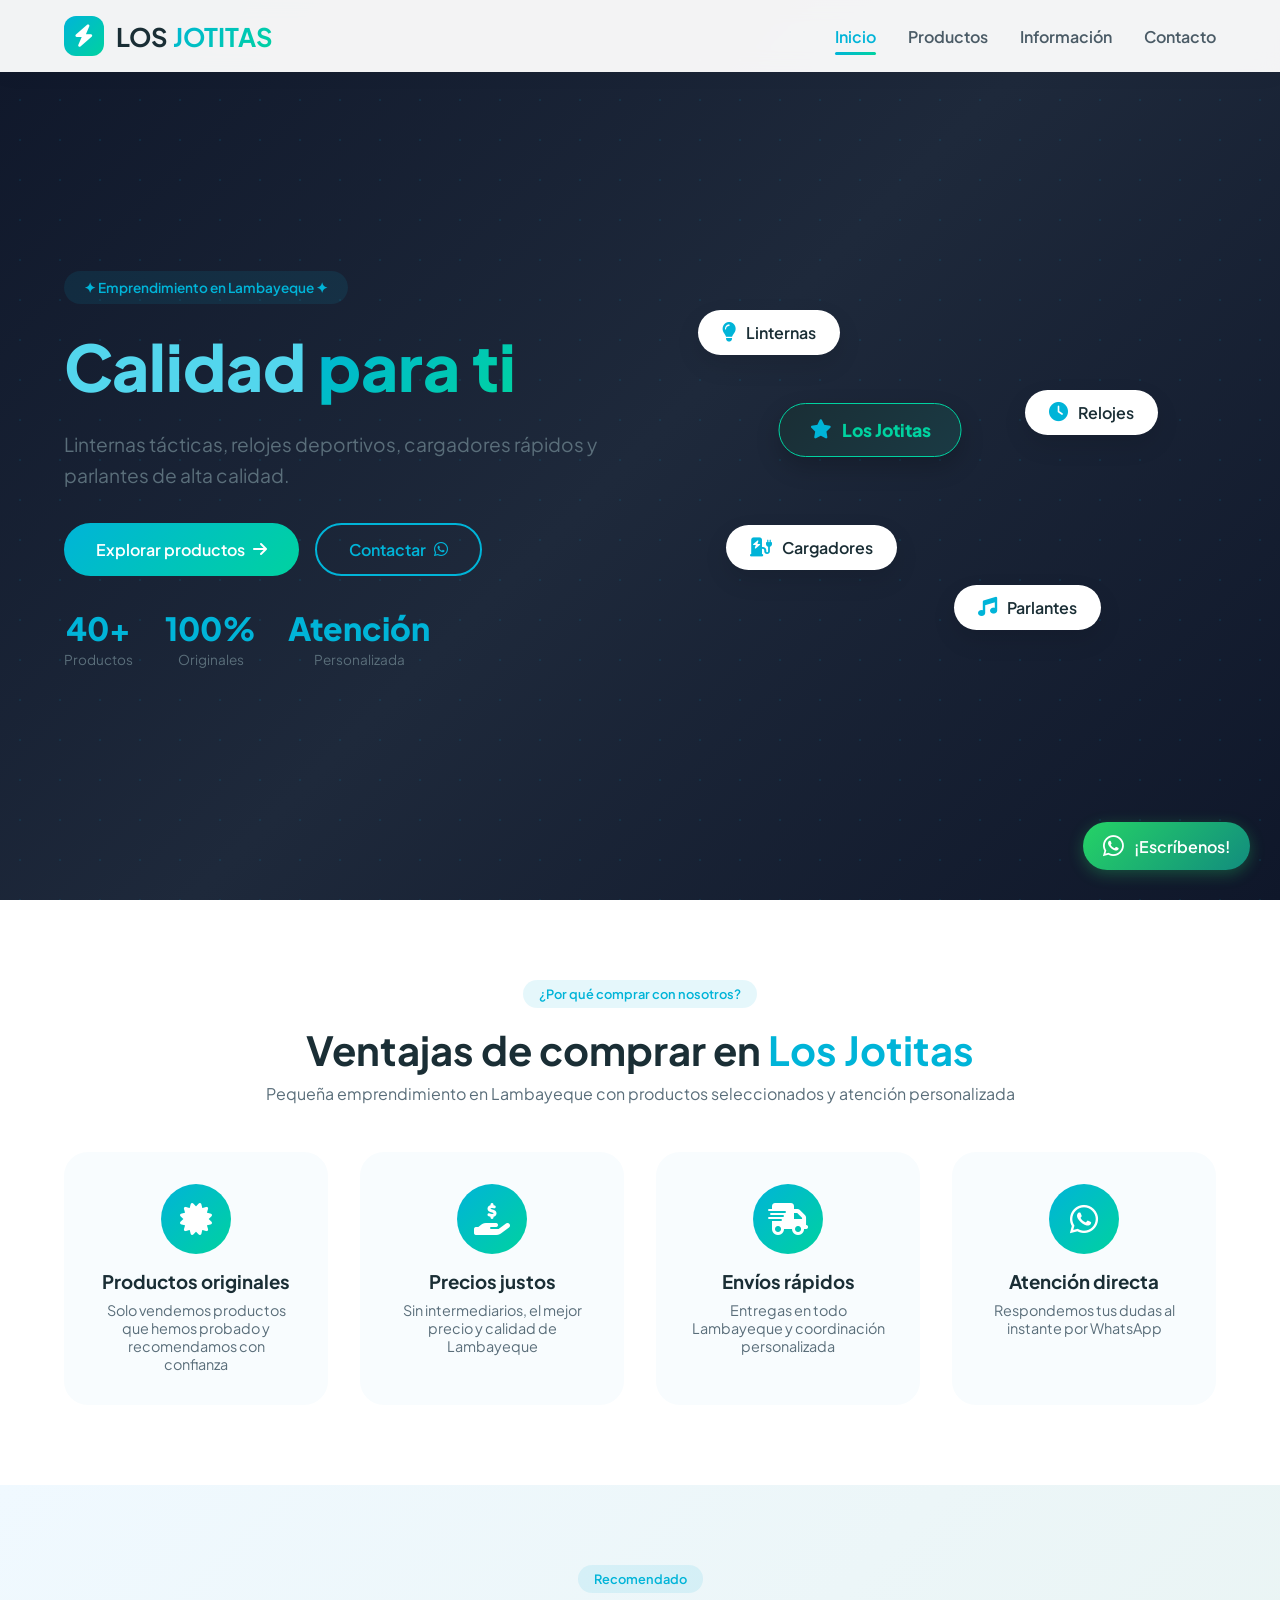
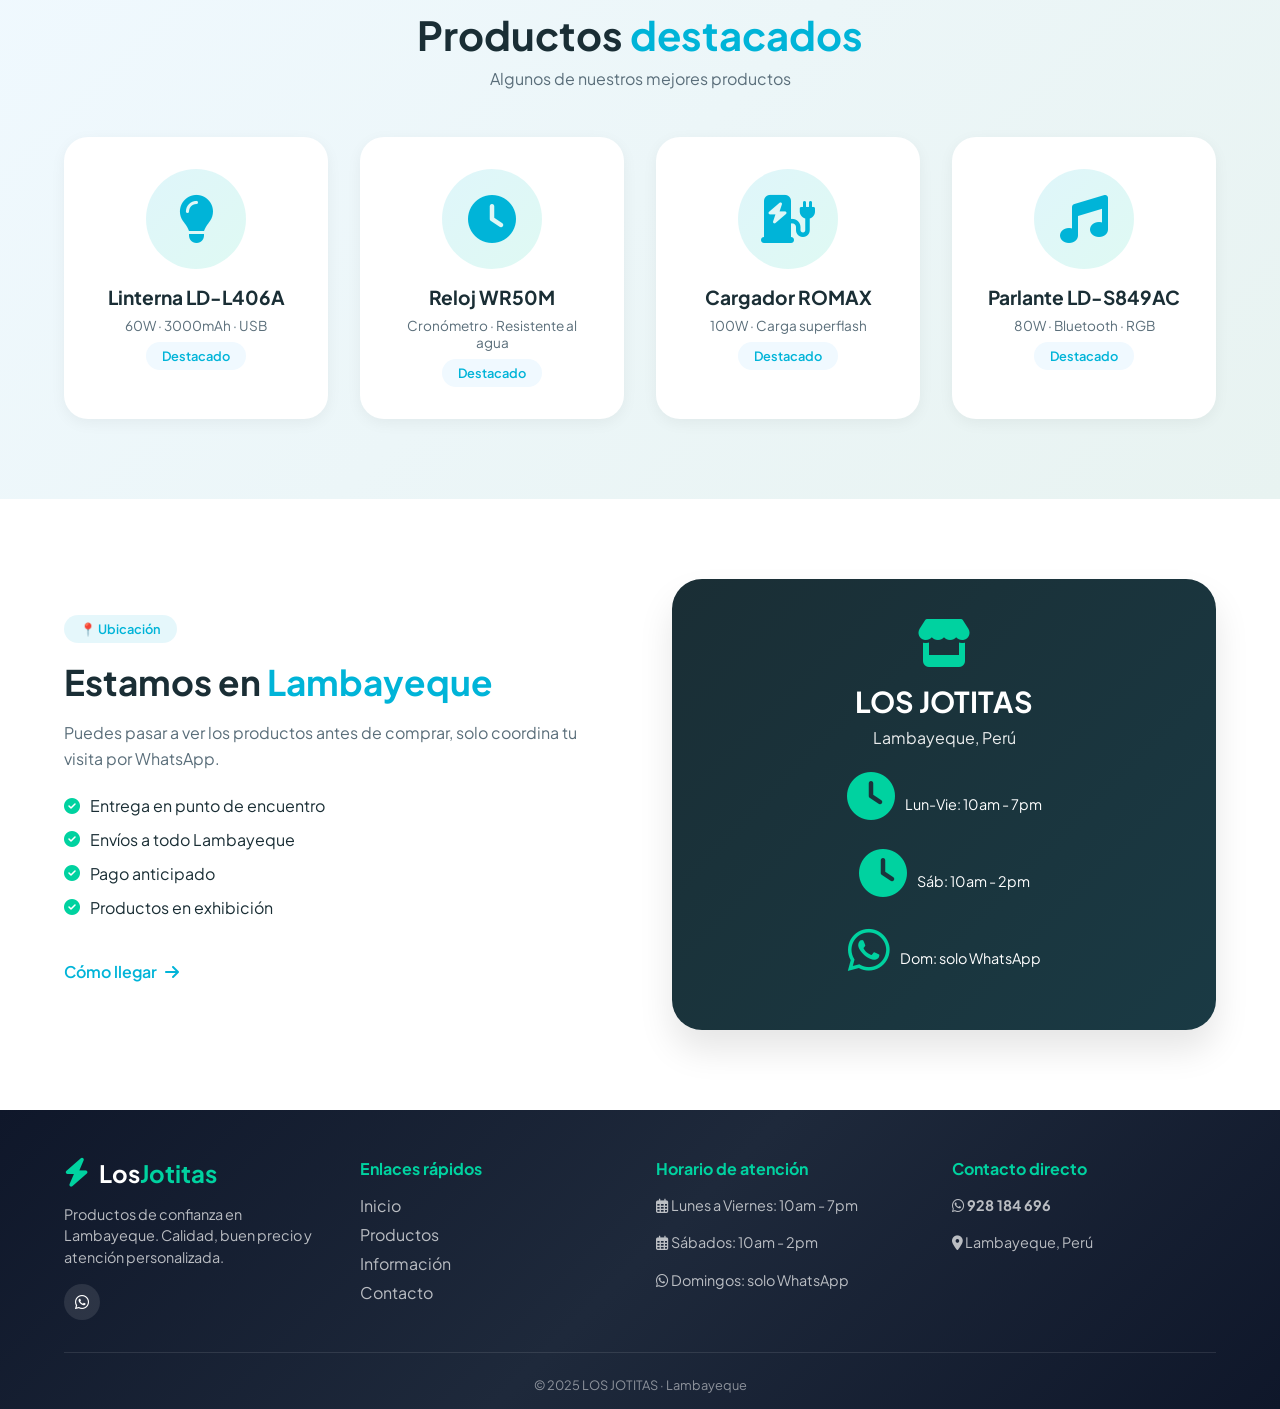
<file: index.html>
<!DOCTYPE html>
<html lang="es">
<head>
    <meta charset="UTF-8">
    <meta name="viewport" content="width=device-width, initial-scale=1.0, user-scalable=yes, viewport-fit=cover">
    <title>Los Jotitas</title>
    <link rel="stylesheet" href="./CSS/index.css">
    <link href="https://fonts.googleapis.com/css2?family=Plus+Jakarta+Sans:wght@300;400;500;600;700;800&display=swap" rel="stylesheet">
    <link rel="stylesheet" href="https://cdnjs.cloudflare.com/ajax/libs/font-awesome/6.4.0/css/all.min.css">
</head>
<body>
    <a href="https://wa.me/51928184696" class="whatsapp-float" target="_blank">
        <i class="fab fa-whatsapp"></i>
        <span>¡Escríbenos!</span>
    </a>

    <nav class="navbar">
        <div class="nav-container">
            <div class="logo">
                <div class="logo-icon">
                    <i class="fas fa-bolt"></i>
                </div>
                <span class="logo-text">LOS<span> JOTITAS</span></span>
            </div>
            <ul class="nav-links">
                <li><a href="index.html" class="active">Inicio</a></li>
                <li><a href="./HTML/productos.html">Productos</a></li>
                <li><a href="./HTML/informacion.html">Información</a></li>
                <li><a href="./HTML/contacto.html">Contacto</a></li>
            </ul>
            <div class="menu-toggle">
                <i class="fas fa-bars"></i>
            </div>
        </div>
    </nav>

    <main>
        <section class="hero">
            <div class="hero-particles"></div>
            <div class="hero-content">
                <div class="hero-badge">✦ Emprendimiento en Lambayeque ✦</div>
                <h1>Calidad <span class="gradient-text"> para ti</span></h1>
                <p>Linternas tácticas, relojes deportivos, cargadores rápidos y parlantes de alta calidad.</p>
                <div class="hero-buttons">
                    <a href="./HTML/productos.html" class="btn-primary">Explorar productos <i class="fas fa-arrow-right"></i></a>
                    <a href="./HTML/contacto.html" class="btn-outline">Contactar <i class="fab fa-whatsapp"></i></a>
                </div>
                <div class="hero-stats">
                    <div class="stat">
                        <span class="stat-number">40+</span>
                        <span class="stat-label">Productos</span>
                    </div>
                    <div class="stat">
                        <span class="stat-number">100%</span>
                        <span class="stat-label">Originales</span>
                    </div>
                    <div class="stat">
                        <span class="stat-number">Atención</span>
                        <span class="stat-label">Personalizada</span>
                    </div>
                </div>
            </div>
            <div class="hero-image">
                <div class="floating-card card1"><i class="fas fa-lightbulb"></i> Linternas</div>
                <div class="floating-card card2"><i class="fas fa-clock"></i> Relojes</div>
                <div class="floating-card card3"><i class="fas fa-charging-station"></i> Cargadores</div>
                <div class="floating-card card4"><i class="fas fa-music"></i> Parlantes</div>
                <div class="floating-card card5"><i class="fas fa-star"></i>Los Jotitas</div>
            </div>
        </section>

        <section class="features">
            <div class="container">
                <div class="section-header">
                    <span class="section-tag">¿Por qué comprar con nosotros?</span>
                    <h2>Ventajas de comprar en <span>Los Jotitas</span></h2>
                    <p>Pequeña emprendimiento en Lambayeque con productos seleccionados y atención personalizada</p>
                </div>
                <div class="features-grid">
                    <div class="feature-card">
                        <div class="feature-icon"><i class="fas fa-certificate"></i></div>
                        <h3>Productos originales</h3>
                        <p>Solo vendemos productos que hemos probado y recomendamos con confianza</p>
                    </div>
                    <div class="feature-card">
                        <div class="feature-icon"><i class="fas fa-hand-holding-usd"></i></div>
                        <h3>Precios justos</h3>
                        <p>Sin intermediarios, el mejor precio y calidad de Lambayeque</p>
                    </div>
                    <div class="feature-card">
                        <div class="feature-icon"><i class="fas fa-truck-fast"></i></div>
                        <h3>Envíos rápidos</h3>
                        <p>Entregas en todo Lambayeque y coordinación personalizada</p>
                    </div>
                    <div class="feature-card">
                        <div class="feature-icon"><i class="fab fa-whatsapp"></i></div>
                        <h3>Atención directa</h3>
                        <p>Respondemos tus dudas al instante por WhatsApp</p>
                    </div>
                </div>
            </div>
        </section>

        <section class="featured-products">
            <div class="container">
                <div class="section-header">
                    <span class="section-tag">Recomendado</span>
                    <h2>Productos <span>destacados</span></h2>
                    <p>Algunos de nuestros mejores productos</p>
                </div>
                <div class="products-scroll">
                    <div class="product-mini" data-delay="0">
                        <div class="product-mini-img"><i class="fas fa-lightbulb"></i></div>
                        <h4>Linterna LD-L406A</h4>
                        <p>60W · 3000mAh · USB</p>
                        <div class="price-tag">Destacado</div>
                    </div>
                    <div class="product-mini" data-delay="1">
                        <div class="product-mini-img"><i class="fas fa-clock"></i></div>
                        <h4>Reloj WR50M</h4>
                        <p>Cronómetro · Resistente al agua</p>
                        <div class="price-tag">Destacado</div>
                    </div>
                    <div class="product-mini" data-delay="2">
                        <div class="product-mini-img"><i class="fas fa-charging-station"></i></div>
                        <h4>Cargador ROMAX</h4>
                        <p>100W · Carga superflash</p>
                        <div class="price-tag">Destacado</div>
                    </div>
                    <div class="product-mini" data-delay="3">
                        <div class="product-mini-img"><i class="fas fa-music"></i></div>
                        <h4>Parlante LD-S849AC</h4>
                        <p>80W · Bluetooth · RGB</p>
                        <div class="price-tag">Destacado</div>
                    </div>
                </div>
            </div>
        </section>

        <section class="location">
            <div class="container">
                <div class="location-content">
                    <div class="location-text">
                        <span class="section-tag">📍 Ubicación</span>
                        <h2>Estamos en <span>Lambayeque</span></h2>
                        <p>Puedes pasar a ver los productos antes de comprar, solo coordina tu visita por WhatsApp.</p>
                        <ul>
                            <li><i class="fas fa-check-circle"></i> Entrega en punto de encuentro</li>
                            <li><i class="fas fa-check-circle"></i> Envíos a todo Lambayeque</li>
                            <li><i class="fas fa-check-circle"></i> Pago anticipado</li>
                            <li><i class="fas fa-check-circle"></i> Productos en exhibición</li>
                        </ul>
                        <a href="./HTML/contacto.html" class="btn-location">Cómo llegar <i class="fas fa-arrow-right"></i></a>
                    </div>
                    <div class="location-card">
                        <div class="location-card-inner">
                            <i class="fas fa-store"></i>
                            <h3>LOS JOTITAS</h3>
                            <p>Lambayeque, Perú</p>
                            <div class="location-hours">
                                <div class="hour-item"><i class="fas fa-clock"></i> Lun-Vie: 10am - 7pm</div>
                                <div class="hour-item"><i class="fas fa-clock"></i> Sáb: 10am - 2pm</div>
                                <div class="hour-item"><i class="fab fa-whatsapp"></i> Dom: solo WhatsApp</div>
                            </div>
                        </div>
                    </div>
                </div>
            </div>
        </section>
    </main>

    <footer>
        <div class="container">
            <div class="footer-content">
                <div class="footer-col">
                    <div class="footer-logo">
                        <i class="fas fa-bolt"></i>
                        <span>Los<span>Jotitas</span></span>
                    </div>
                    <p>Productos de confianza en Lambayeque. Calidad, buen precio y atención personalizada.</p>
                    <div class="social-icons">
                        <a href="#"><i class="fab fa-whatsapp"></i></a>
                    </div>
                </div>
                <div class="footer-col">
                    <h4>Enlaces rápidos</h4>
                    <ul>
                        <li><a href="index.html">Inicio</a></li>
                        <li><a href="./HTML/productos.html">Productos</a></li>
                        <li><a href="./HTML/informacion.html">Información</a></li>
                        <li><a href="./HTML/contacto.html">Contacto</a></li>
                    </ul>
                </div>
                <div class="footer-col">
                    <h4>Horario de atención</h4>
                    <p><i class="far fa-calendar-alt"></i> Lunes a Viernes: 10am - 7pm</p>
                    <p><i class="far fa-calendar-alt"></i> Sábados: 10am - 2pm</p>
                    <p><i class="fab fa-whatsapp"></i> Domingos: solo WhatsApp</p>
                </div>
                <div class="footer-col">
                    <h4>Contacto directo</h4>
                    <p><i class="fab fa-whatsapp"></i> <strong>928 184 696</strong></p>
                    <p><i class="fas fa-map-marker-alt"></i> Lambayeque, Perú</p>
                </div>
            </div>
            <div class="footer-bottom">
                <p>&copy; 2025 LOS JOTITAS · Lambayeque </i> </p>
            </div>
        </div>
    </footer>

    <script src="./JS/index.js"></script>
</body>
</html>
</file>
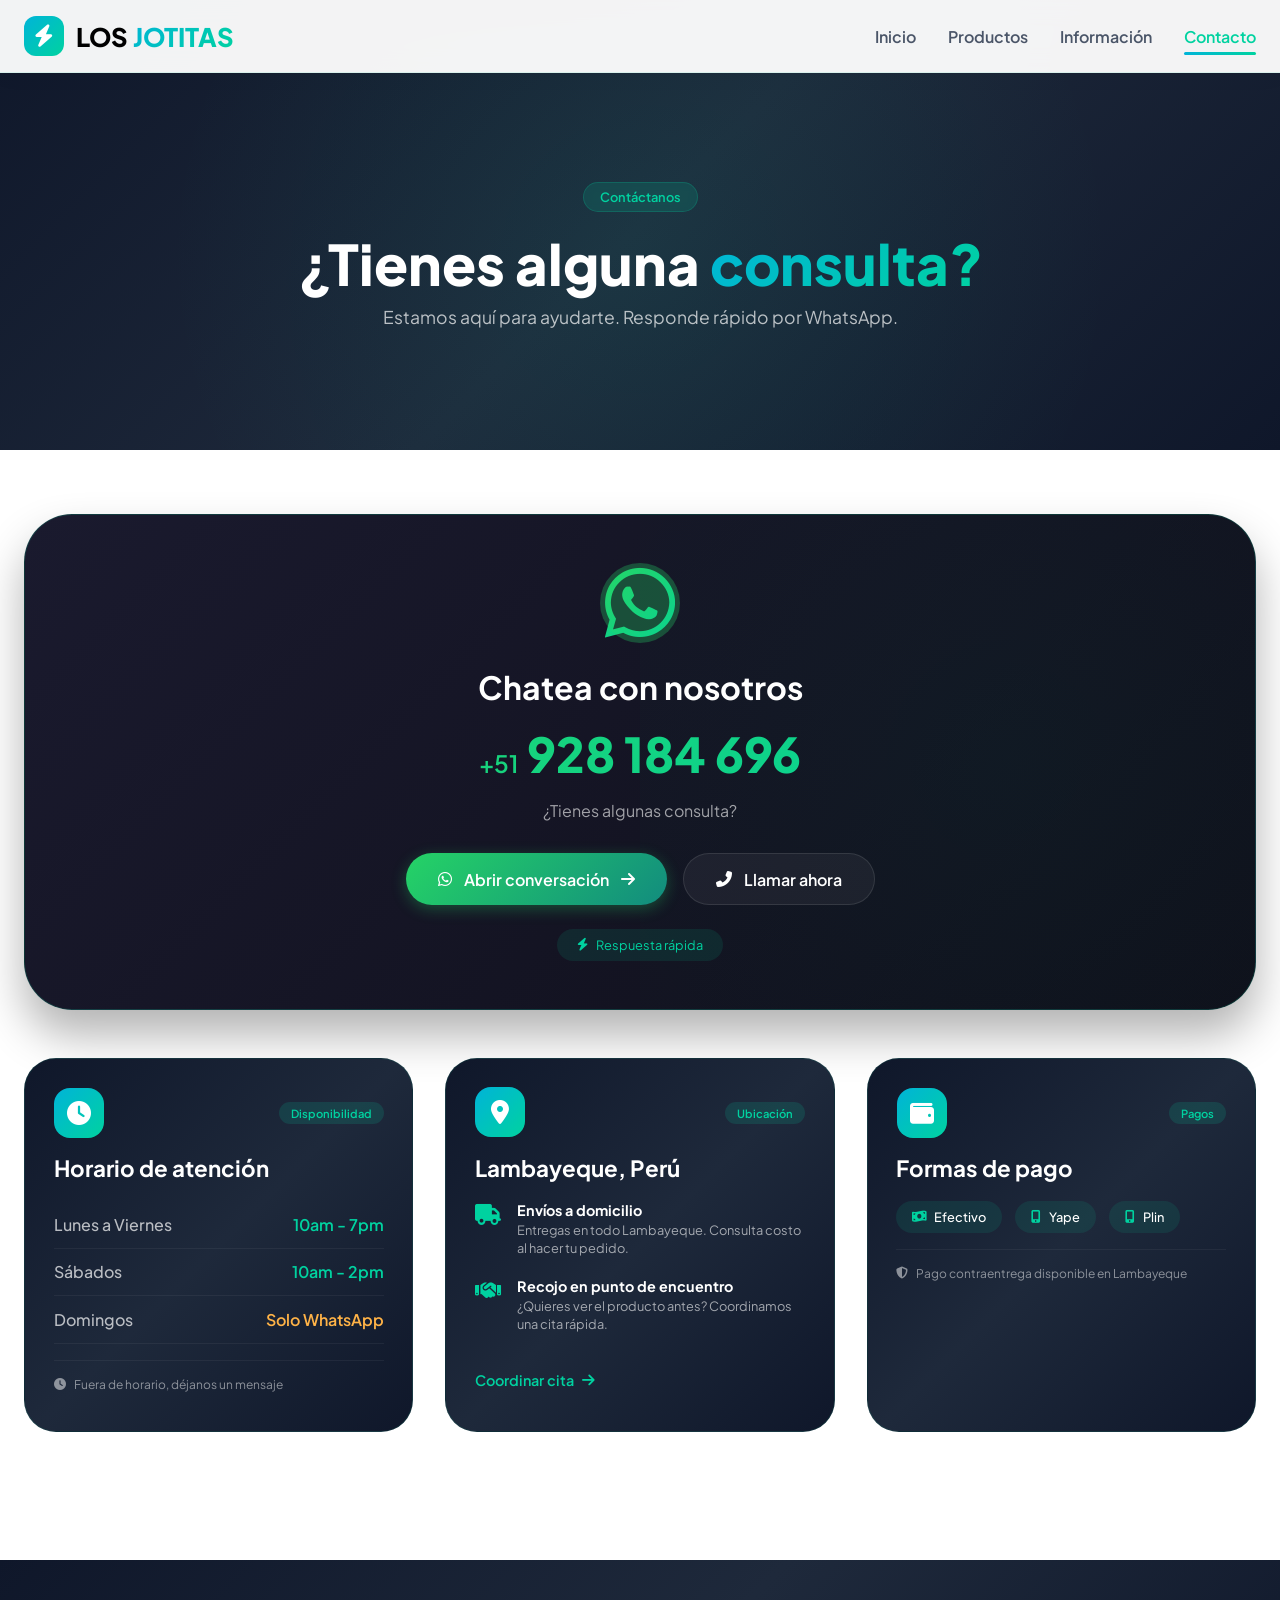
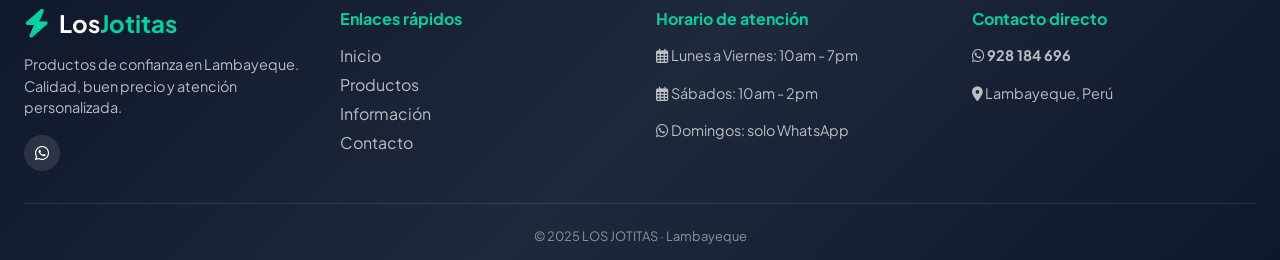
<file: HTML/contacto.html>
<!DOCTYPE html>
<html lang="es">
<head>
    <meta charset="UTF-8">
    <meta name="viewport" content="width=device-width, initial-scale=1.0, user-scalable=yes, viewport-fit=cover">
    <title>Contáctanos</title>
    <link rel="stylesheet" href="../CSS/contacto.css">
    <link href="https://fonts.googleapis.com/css2?family=Plus+Jakarta+Sans:wght@300;400;500;600;700;800&display=swap" rel="stylesheet">
    <link rel="stylesheet" href="https://cdnjs.cloudflare.com/ajax/libs/font-awesome/6.4.0/css/all.min.css">
</head>
<body>
    

    <nav class="navbar">
        <div class="nav-container">
            <div class="logo">
                <div class="logo-icon"><i class="fas fa-bolt"></i></div>
                <span class="logo-text">LOS<span> JOTITAS</span></span>
            </div>
            <ul class="nav-links">
                <li><a href="../index.html">Inicio</a></li>
                <li><a href="productos.html">Productos</a></li>
                <li><a href="informacion.html">Información</a></li>
                <li><a href="contacto.html" class="active">Contacto</a></li>
            </ul>
            <div class="menu-toggle"><i class="fas fa-bars"></i></div>
        </div>
    </nav>

    <main>
        <!-- Hero Section - Este te gusta -->
        <section class="contact-hero">
            <div class="contact-hero-bg"></div>
            <div class="contact-hero-content">
                <span class="hero-chip">Contáctanos</span>
                <h1>¿Tienes alguna <span class="gradient">consulta?</span></h1>
                <p>Estamos aquí para ayudarte. Responde rápido por WhatsApp.</p>
            </div>
        </section>

        <!-- SECCIÓN PRINCIPAL - Diseño impactante -->
        <section class="main-contact-section">
            <div class="container">
                <!-- Tarjeta Gigante de WhatsApp -->
                <div class="whatsapp-mega-card">
                    <div class="mega-card-bg"></div>
                    <div class="mega-card-content">
                        <div class="mega-icon">
                            <i class="fab fa-whatsapp"></i>
                            <div class="pulse-ring"></div>
                        </div>
                        <h2>Chatea con nosotros</h2>
                        <div class="mega-number">
                            <span class="country-code">+51</span> 928 184 696
                        </div>
                                    <p>¿Tienes algunas consulta?</p>
                        <div class="mega-buttons">
                            <a href="https://wa.me/51928184696" class="mega-btn primary" target="_blank">
                                <i class="fab fa-whatsapp"></i> Abrir conversación
                                <i class="fas fa-arrow-right"></i>
                            </a>
                            <a href="tel:+51928184696" class="mega-btn secondary">
                                <i class="fas fa-phone-alt"></i> Llamar ahora
                            </a>
                        </div>
                        <div class="response-badge">
                            <i class="fas fa-bolt"></i> Respuesta rápida
                        </div>
                    </div>
                </div>

                <!-- Grid de información adicional -->
                <div class="info-grid-modern">
                    <!-- Horario -->
                    <div class="info-modern-card">
                        <div class="card-header">
                            <div class="card-icon-gradient">
                                <i class="fas fa-clock"></i>
                            </div>
                            <span class="card-badge">Disponibilidad</span>
                        </div>
                        <h3>Horario de atención</h3>
                        <div class="schedule-modern">
                            <div class="schedule-line">
                                <span class="day">Lunes a Viernes</span>
                                <span class="time">10am - 7pm</span>
                            </div>
                            <div class="schedule-line">
                                <span class="day">Sábados</span>
                                <span class="time">10am - 2pm</span>
                            </div>
                            <div class="schedule-line sunday">
                                <span class="day">Domingos</span>
                                <span class="time">Solo WhatsApp</span>
                            </div>
                        </div>
                        <div class="card-footer-note">
                            <i class="fas fa-clock"></i> Fuera de horario, déjanos un mensaje
                        </div>
                    </div>

                    <!-- Ubicación -->
                    <div class="info-modern-card">
                        <div class="card-header">
                            <div class="card-icon-gradient">
                                <i class="fas fa-map-marker-alt"></i>
                            </div>
                            <span class="card-badge">Ubicación</span>
                        </div>
                        <h3>Lambayeque, Perú</h3>
                        <div class="location-details">
                            <div class="detail-item">
                                <i class="fas fa-truck"></i>
                                <div>
                                    <strong>Envíos a domicilio</strong>
                                    <p>Entregas en todo Lambayeque. Consulta costo al hacer tu pedido.</p>
                                </div>
                            </div>
                            <div class="detail-item">
                                <i class="fas fa-handshake"></i>
                                <div>
                                    <strong>Recojo en punto de encuentro</strong>
                                    <p>¿Quieres ver el producto antes? Coordinamos una cita rápida.</p>
                                </div>
                            </div>
                        </div>
                        <a href="https://wa.me/51928184696?text=Hola!%20Quisiera%20coordinar%20una%20cita%20para%20ver%20los%20productos" class="location-action" target="_blank">
                            Coordinar cita <i class="fas fa-arrow-right"></i>
                        </a>
                    </div>

                    <!-- Métodos de pago -->
                    <div class="info-modern-card">
                        <div class="card-header">
                            <div class="card-icon-gradient">
                                <i class="fas fa-wallet"></i>
                            </div>
                            <span class="card-badge">Pagos</span>
                        </div>
                        <h3>Formas de pago</h3>
                        <div class="payment-methods">
                            <div class="payment-item">
                                <i class="fas fa-money-bill-wave"></i>
                                <span>Efectivo</span>
                            </div>
                           
                            <div class="payment-item">
                                <i class="fas fa-mobile-alt"></i>
                                <span>Yape</span>
                            </div>
                            <div class="payment-item">
                                <i class="fas fa-mobile-alt"></i>
                                <span>Plin</span>
                            </div>
                        </div>
                        <div class="card-footer-note">
                            <i class="fas fa-shield-alt"></i> Pago contraentrega disponible en Lambayeque
                        </div>
                    </div>
                </div>

                
            </div>
        </section>
    </main>

    <footer>
        <div class="container">
            <div class="footer-content">
                <div class="footer-col">
                    <div class="footer-logo">
                        <i class="fas fa-bolt"></i>
                        <span>Los<span>Jotitas</span></span>
                    </div>
                    <p>Productos de confianza en Lambayeque. Calidad, buen precio y atención personalizada.</p>
                    <div class="social-icons">
                        <a href="#"><i class="fab fa-whatsapp"></i></a>
                    </div>
                </div>
                <div class="footer-col">
                    <h4>Enlaces rápidos</h4>
                    <ul>
                        <li><a href="../index.html">Inicio</a></li>
                        <li><a href="productos.html">Productos</a></li>
                        <li><a href="informacion.html">Información</a></li>
                        <li><a href="contacto.html">Contacto</a></li>
                    </ul>
                </div>
                <div class="footer-col">
                    <h4>Horario de atención</h4>
                    <p><i class="far fa-calendar-alt"></i> Lunes a Viernes: 10am - 7pm</p>
                    <p><i class="far fa-calendar-alt"></i> Sábados: 10am - 2pm</p>
                    <p><i class="fab fa-whatsapp"></i> Domingos: solo WhatsApp</p>
                </div>
                <div class="footer-col">
                    <h4>Contacto directo</h4>
                    <p><i class="fab fa-whatsapp"></i> <strong>928 184 696</strong></p>
                    <p><i class="fas fa-map-marker-alt"></i> Lambayeque, Perú</p>
                </div>
            </div>
            <div class="footer-bottom">
                <p>&copy; 2025 LOS JOTITAS · Lambayeque </i> </p>
            </div>
        </div>
    </footer>

    <script src="../JS/contacto.js"></script>
</body>
</html>
</file>
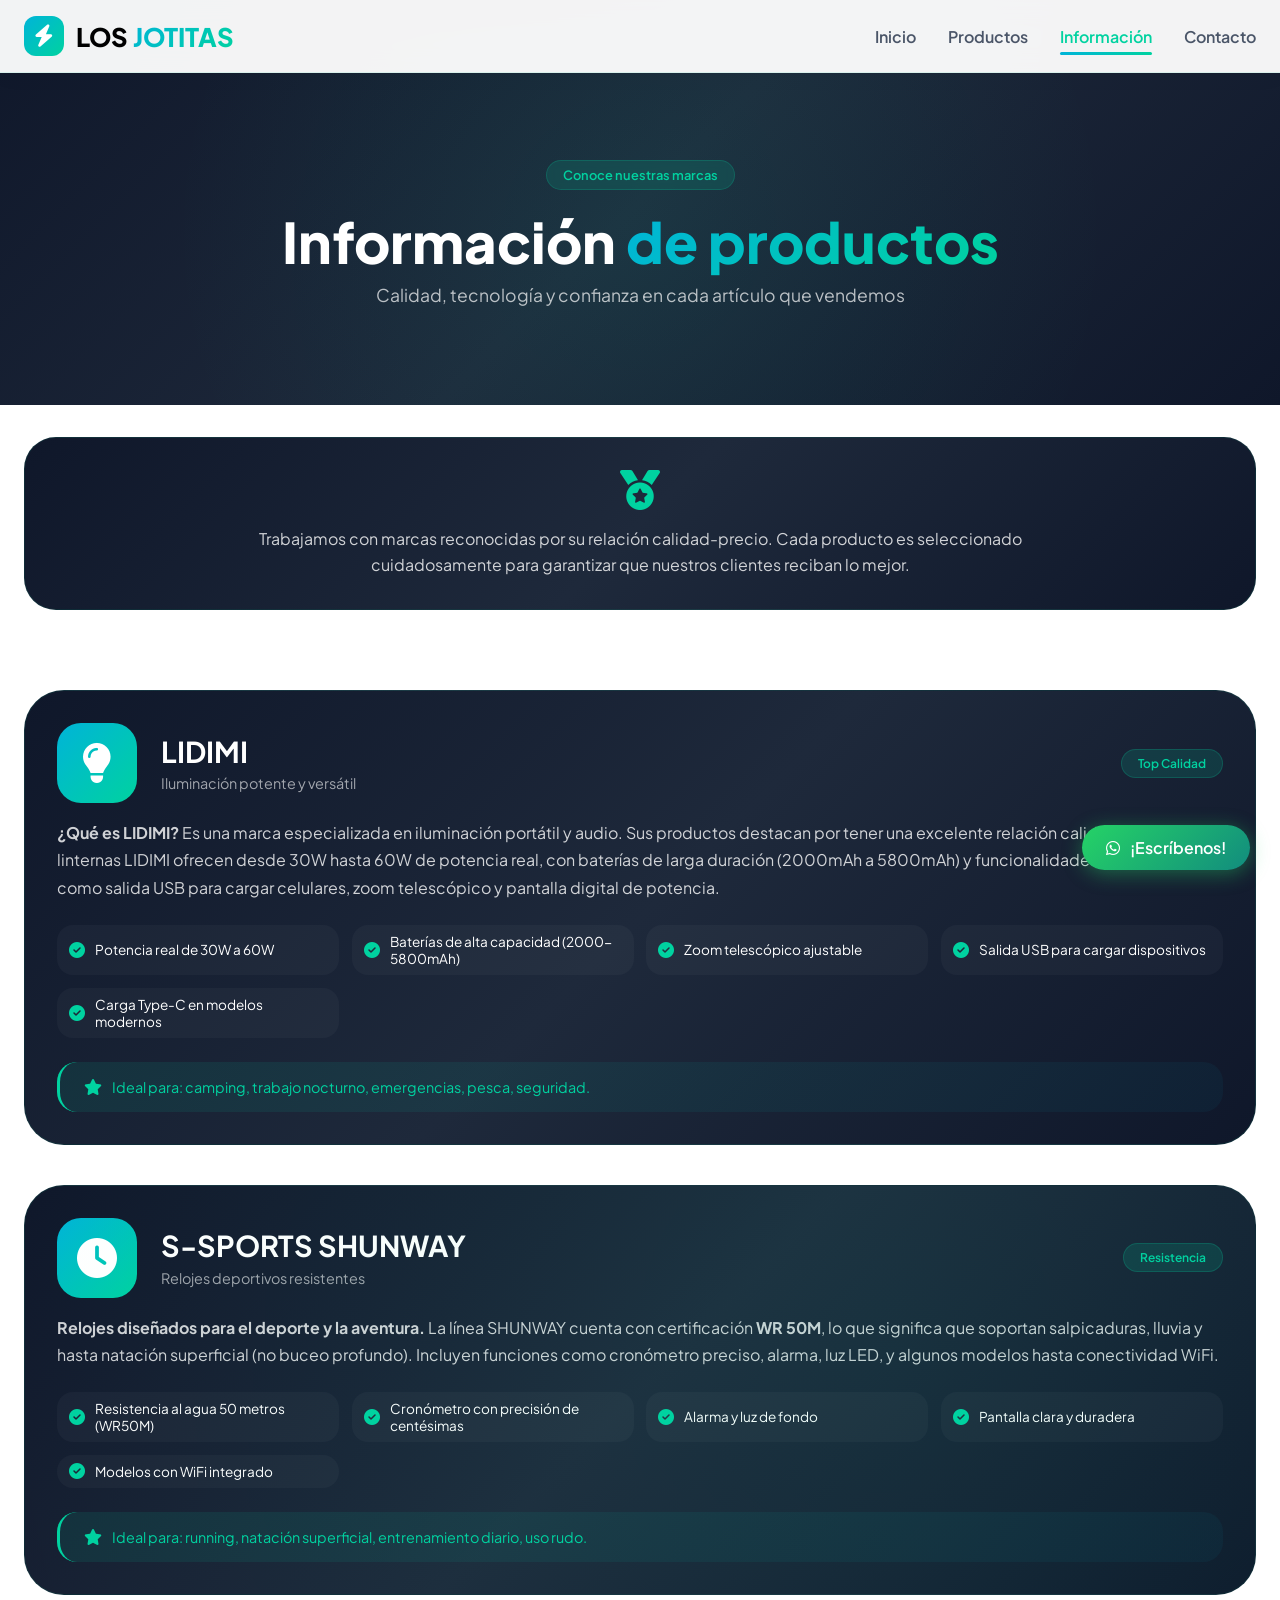
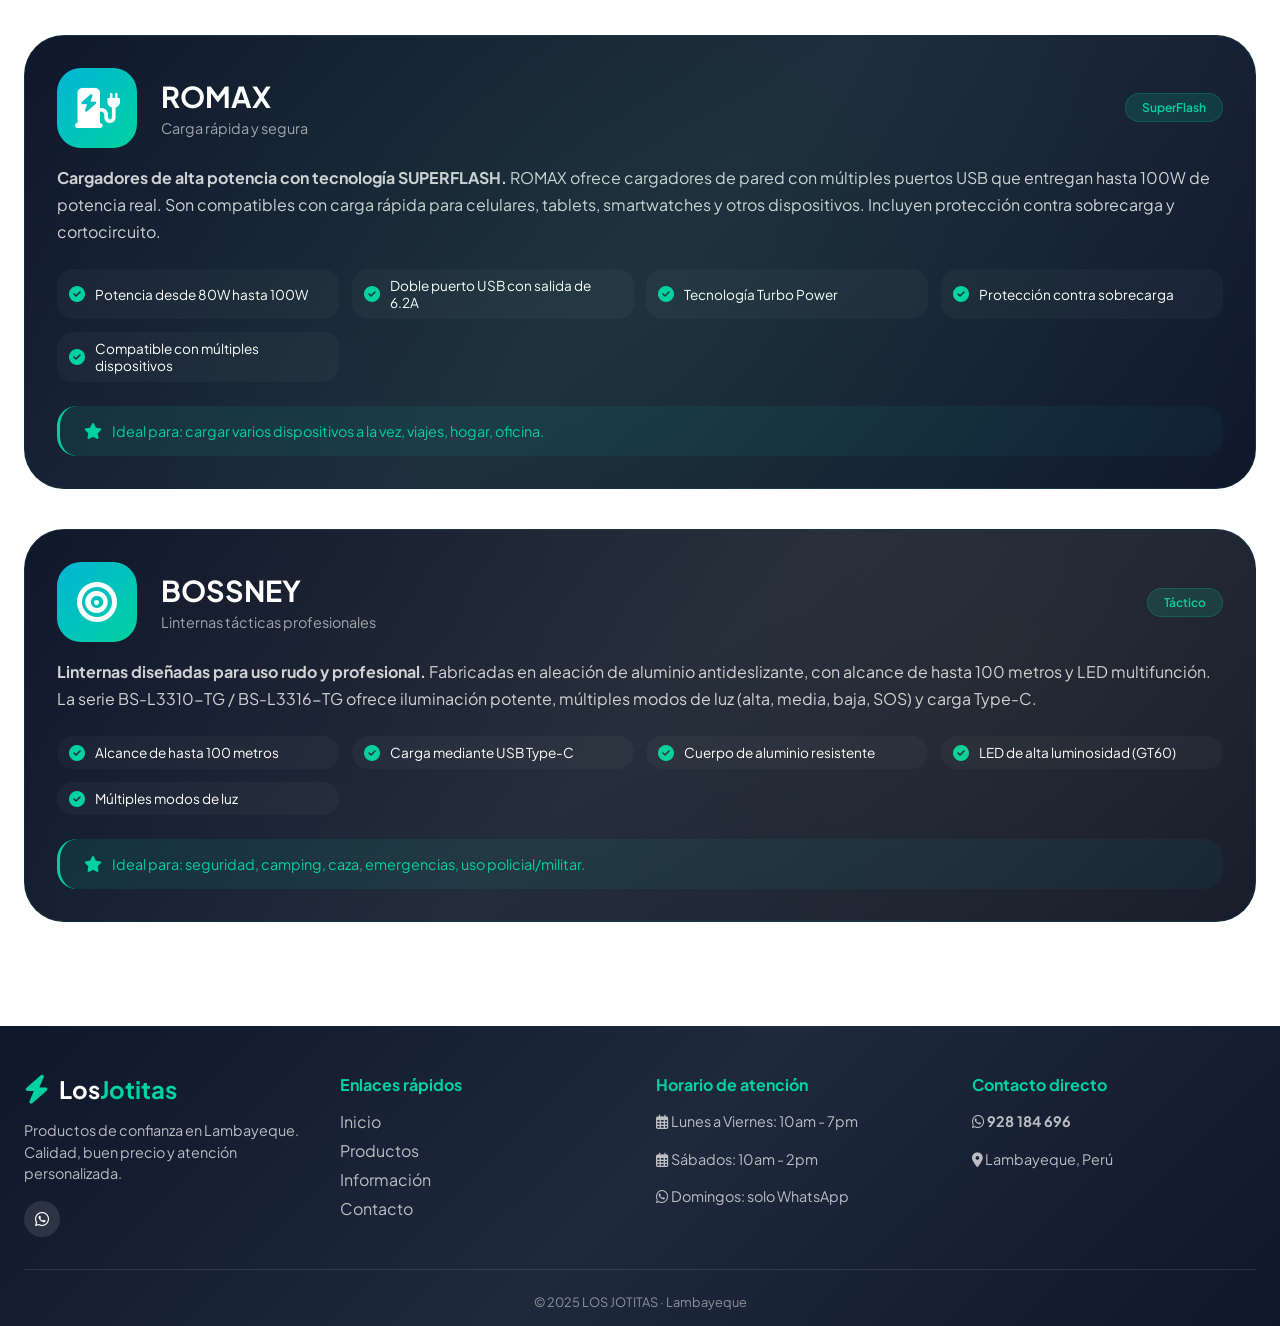
<file: HTML/informacion.html>
<!DOCTYPE html>
<html lang="es">
<head>
    <meta charset="UTF-8">
    <meta name="viewport" content="width=device-width, initial-scale=1.0, user-scalable=yes, viewport-fit=cover">
    <title>Información de Marcas</title>
    <link rel="stylesheet" href="../CSS/informacion.css">
    <link href="https://fonts.googleapis.com/css2?family=Plus+Jakarta+Sans:wght@300;400;500;600;700;800&display=swap" rel="stylesheet">
    <link rel="stylesheet" href="https://cdnjs.cloudflare.com/ajax/libs/font-awesome/6.4.0/css/all.min.css">
</head>
<body>
    <a href="https://wa.me/51928184696" class="whatsapp-float" target="_blank">
        <i class="fab fa-whatsapp"></i>
        <span>¡Escríbenos!</span>
    </a>

    <nav class="navbar">
        <div class="nav-container">
            <div class="logo">
                <div class="logo-icon"><i class="fas fa-bolt"></i></div>
                <span class="logo-text">LOS<span> JOTITAS</span></span>
            </div>
            <ul class="nav-links">
                <li><a href="../index.html">Inicio</a></li>
                <li><a href="productos.html">Productos</a></li>
                <li><a href="informacion.html" class="active">Información</a></li>
                <li><a href="contacto.html">Contacto</a></li>
            </ul>
            <div class="menu-toggle"><i class="fas fa-bars"></i></div>
        </div>
    </nav>

    <main>
        <!-- Hero Section -->
        <section class="info-hero">
            <div class="info-hero-bg"></div>
            <div class="info-hero-content">
                <span class="hero-chip"> Conoce nuestras marcas </span>
                <h1>Información <span class="gradient">de productos</span></h1>
                <p>Calidad, tecnología y confianza en cada artículo que vendemos</p>
            </div>
        </section>

        <!-- Introducción -->
        <section class="intro-section">
            <div class="container">
                <div class="intro-card">
                    <i class="fas fa-medal"></i>
                    <p>Trabajamos con marcas reconocidas por su relación calidad-precio. Cada producto es seleccionado cuidadosamente para garantizar que nuestros clientes reciban lo mejor.</p>
                </div>
            </div>
        </section>

        <!-- Marcas -->
        <section class="brands-section">
            <div class="container">
                <!-- LIDIMI -->
                <div class="brand-card">
                    <div class="brand-header">
                        <div class="brand-icon">
                            <i class="fas fa-lightbulb"></i>
                        </div>
                        <div class="brand-title">
                            <h2>LIDIMI</h2>
                            <span>Iluminación potente y versátil</span>
                        </div>
                        <div class="brand-badge">Top Calidad</div>
                    </div>
                    <div class="brand-content">
                        <p><strong>¿Qué es LIDIMI?</strong> Es una marca especializada en iluminación portátil y audio. Sus productos destacan por tener una excelente relación calidad-precio. Las linternas LIDIMI ofrecen desde 30W hasta 60W de potencia real, con baterías de larga duración (2000mAh a 5800mAh) y funcionalidades adicionales como salida USB para cargar celulares, zoom telescópico y pantalla digital de potencia.</p>
                        <div class="features-list">
                            <div class="feature-item"><i class="fas fa-check-circle"></i> Potencia real de 30W a 60W</div>
                            <div class="feature-item"><i class="fas fa-check-circle"></i> Baterías de alta capacidad (2000-5800mAh)</div>
                            <div class="feature-item"><i class="fas fa-check-circle"></i> Zoom telescópico ajustable</div>
                            <div class="feature-item"><i class="fas fa-check-circle"></i> Salida USB para cargar dispositivos</div>
                            <div class="feature-item"><i class="fas fa-check-circle"></i> Carga Type-C en modelos modernos</div>
                        </div>
                        <div class="brand-note">
                            <i class="fas fa-star"></i> Ideal para: camping, trabajo nocturno, emergencias, pesca, seguridad.
                        </div>
                    </div>
                </div>

                <!-- S-SPORTS SHUNWAY -->
                <div class="brand-card">
                    <div class="brand-glow" style="background: radial-gradient(circle at 70% 40%, rgba(0,210,160,0.15), transparent);"></div>
                    <div class="brand-header">
                        <div class="brand-icon">
                            <i class="fas fa-clock"></i>
                        </div>
                        <div class="brand-title">
                            <h2>S-SPORTS SHUNWAY</h2>
                            <span>Relojes deportivos resistentes</span>
                        </div>
                        <div class="brand-badge">Resistencia</div>
                    </div>
                    <div class="brand-content">
                        <p><strong>Relojes diseñados para el deporte y la aventura.</strong> La línea SHUNWAY cuenta con certificación <strong>WR 50M</strong>, lo que significa que soportan salpicaduras, lluvia y hasta natación superficial (no buceo profundo). Incluyen funciones como cronómetro preciso, alarma, luz LED, y algunos modelos hasta conectividad WiFi.</p>
                        <div class="features-list">
                            <div class="feature-item"><i class="fas fa-check-circle"></i> Resistencia al agua 50 metros (WR50M)</div>
                            <div class="feature-item"><i class="fas fa-check-circle"></i> Cronómetro con precisión de centésimas</div>
                            <div class="feature-item"><i class="fas fa-check-circle"></i> Alarma y luz de fondo</div>
                            <div class="feature-item"><i class="fas fa-check-circle"></i> Pantalla clara y duradera</div>
                            <div class="feature-item"><i class="fas fa-check-circle"></i> Modelos con WiFi integrado</div>
                        </div>
                        <div class="brand-note">
                            <i class="fas fa-star"></i> Ideal para: running, natación superficial, entrenamiento diario, uso rudo.
                        </div>
                    </div>
                </div>

                <!-- ROMAX -->
                <div class="brand-card">
                    <div class="brand-glow" style="background: radial-gradient(circle at 50% 60%, rgba(37,211,102,0.12), transparent);"></div>
                    <div class="brand-header">
                        <div class="brand-icon">
                            <i class="fas fa-charging-station"></i>
                        </div>
                        <div class="brand-title">
                            <h2>ROMAX</h2>
                            <span>Carga rápida y segura</span>
                        </div>
                        <div class="brand-badge">SuperFlash</div>
                    </div>
                    <div class="brand-content">
                        <p><strong>Cargadores de alta potencia con tecnología SUPERFLASH.</strong> ROMAX ofrece cargadores de pared con múltiples puertos USB que entregan hasta 100W de potencia real. Son compatibles con carga rápida para celulares, tablets, smartwatches y otros dispositivos. Incluyen protección contra sobrecarga y cortocircuito.</p>
                        <div class="features-list">
                            <div class="feature-item"><i class="fas fa-check-circle"></i> Potencia desde 80W hasta 100W</div>
                            <div class="feature-item"><i class="fas fa-check-circle"></i> Doble puerto USB con salida de 6.2A</div>
                            <div class="feature-item"><i class="fas fa-check-circle"></i> Tecnología Turbo Power</div>
                            <div class="feature-item"><i class="fas fa-check-circle"></i> Protección contra sobrecarga</div>
                            <div class="feature-item"><i class="fas fa-check-circle"></i> Compatible con múltiples dispositivos</div>
                        </div>
                        <div class="brand-note">
                            <i class="fas fa-star"></i> Ideal para: cargar varios dispositivos a la vez, viajes, hogar, oficina.
                        </div>
                    </div>
                </div>

                <!-- BOSSNEY -->
                <div class="brand-card">
                    <div class="brand-glow" style="background: radial-gradient(circle at 80% 30%, rgba(255,180,71,0.12), transparent);"></div>
                    <div class="brand-header">
                        <div class="brand-icon">
                            <i class="fas fa-bullseye"></i>
                        </div>
                        <div class="brand-title">
                            <h2>BOSSNEY</h2>
                            <span>Linternas tácticas profesionales</span>
                        </div>
                        <div class="brand-badge">Táctico</div>
                    </div>
                    <div class="brand-content">
                        <p><strong>Linternas diseñadas para uso rudo y profesional.</strong> Fabricadas en aleación de aluminio antideslizante, con alcance de hasta 100 metros y LED multifunción. La serie BS-L3310-TG / BS-L3316-TG ofrece iluminación potente, múltiples modos de luz (alta, media, baja, SOS) y carga Type-C.</p>
                        <div class="features-list">
                            <div class="feature-item"><i class="fas fa-check-circle"></i> Alcance de hasta 100 metros</div>
                            <div class="feature-item"><i class="fas fa-check-circle"></i> Carga mediante USB Type-C</div>
                            <div class="feature-item"><i class="fas fa-check-circle"></i> Cuerpo de aluminio resistente</div>
                            <div class="feature-item"><i class="fas fa-check-circle"></i> LED de alta luminosidad (GT60)</div>
                            <div class="feature-item"><i class="fas fa-check-circle"></i> Múltiples modos de luz</div>
                        </div>
                        <div class="brand-note">
                            <i class="fas fa-star"></i> Ideal para: seguridad, camping, caza, emergencias, uso policial/militar.
                        </div>
                    </div>
                </div>
            </div>
        </section>

    

    
    </main>

    <footer>
        <div class="container">
            <div class="footer-content">
                <div class="footer-col">
                    <div class="footer-logo">
                        <i class="fas fa-bolt"></i>
                        <span>Los<span>Jotitas</span></span>
                    </div>
                    <p>Productos de confianza en Lambayeque. Calidad, buen precio y atención personalizada.</p>
                    <div class="social-icons">
                        <a href="#"><i class="fab fa-whatsapp"></i></a>
                    </div>
                </div>
                <div class="footer-col">
                    <h4>Enlaces rápidos</h4>
                    <ul>
                        <li><a href="../index.html">Inicio</a></li>
                        <li><a href="productos.html">Productos</a></li>
                        <li><a href="informacion.html">Información</a></li>
                        <li><a href="contacto.html">Contacto</a></li>
                    </ul>
                </div>
                <div class="footer-col">
                    <h4>Horario de atención</h4>
                    <p><i class="far fa-calendar-alt"></i> Lunes a Viernes: 10am - 7pm</p>
                    <p><i class="far fa-calendar-alt"></i> Sábados: 10am - 2pm</p>
                    <p><i class="fab fa-whatsapp"></i> Domingos: solo WhatsApp</p>
                </div>
                <div class="footer-col">
                    <h4>Contacto directo</h4>
                    <p><i class="fab fa-whatsapp"></i> <strong>928 184 696</strong></p>
                    <p><i class="fas fa-map-marker-alt"></i> Lambayeque, Perú</p>
                </div>
            </div>
            <div class="footer-bottom">
                <p>&copy; 2025 LOS JOTITAS · Lambayeque </i> </p>
            </div>
        </div>
    </footer>


    <script src="../JS/informacion.js"></script>
</body>
</html>
</file>
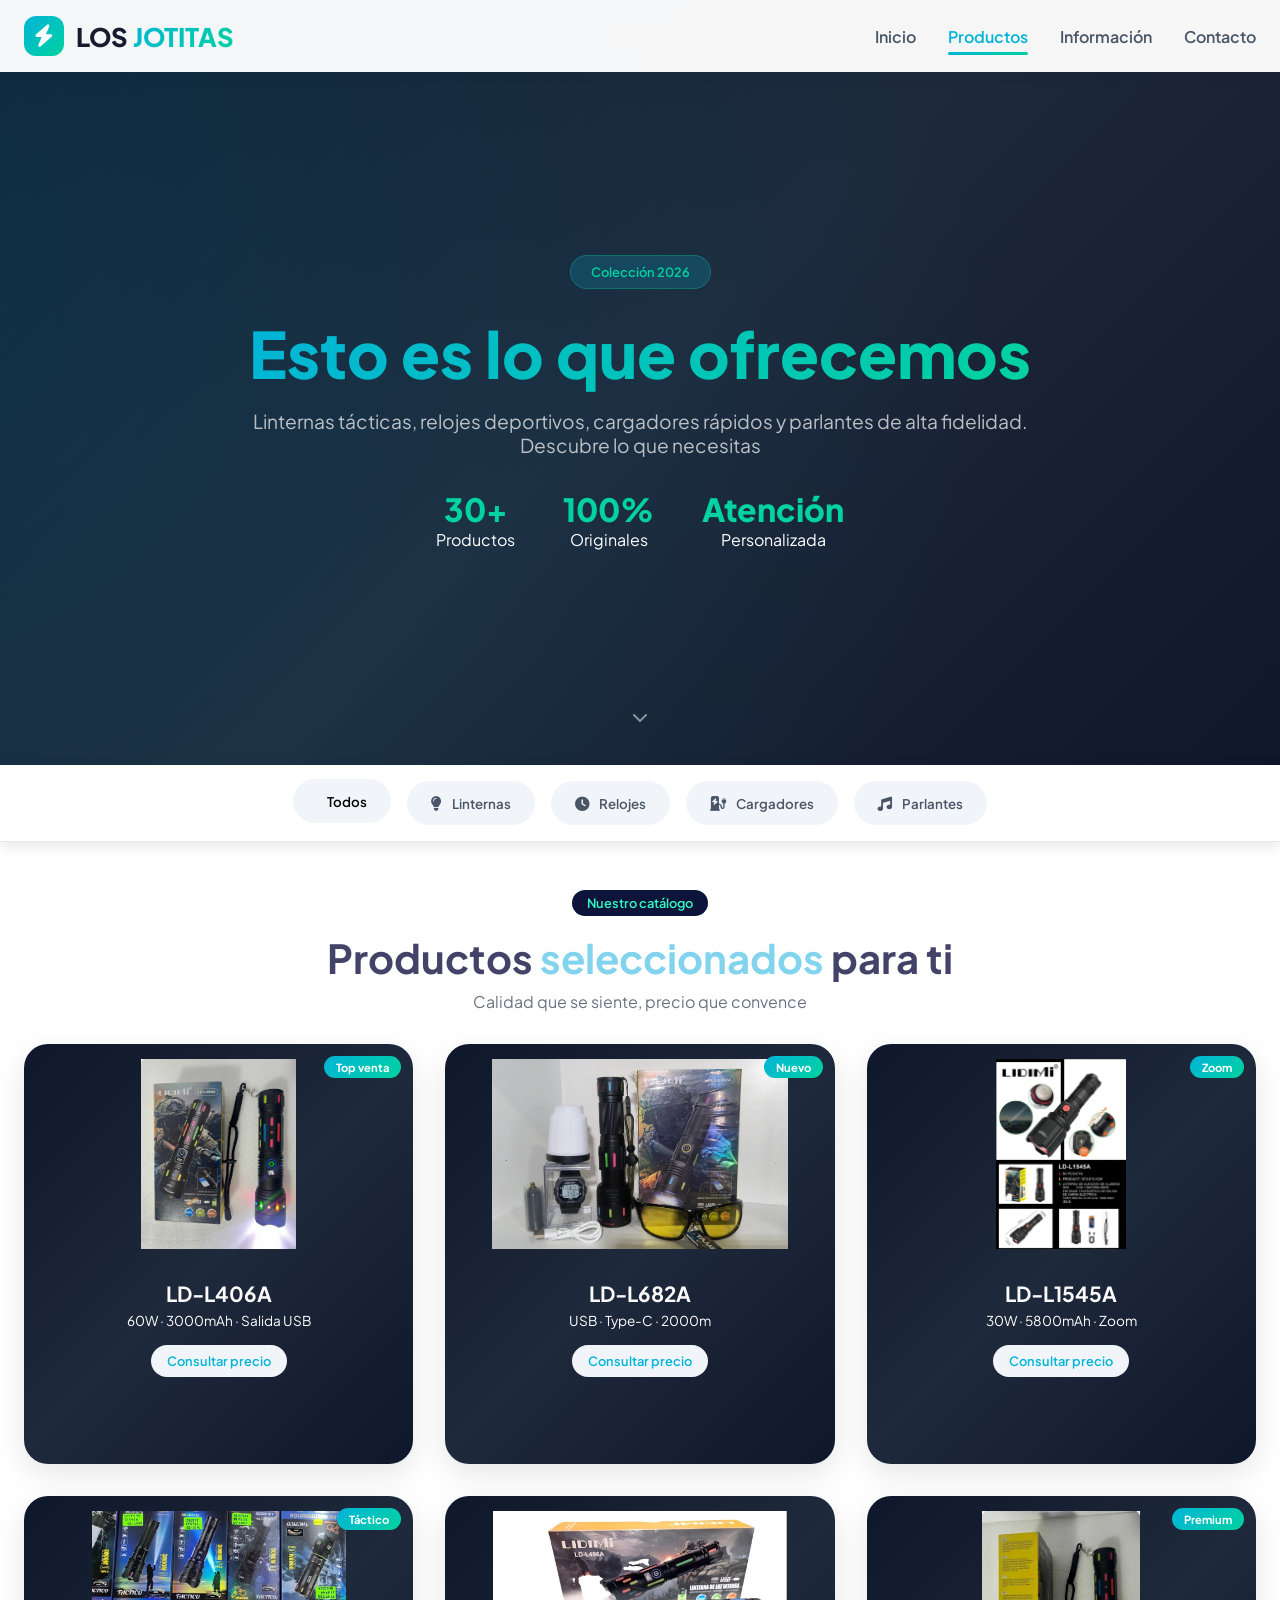
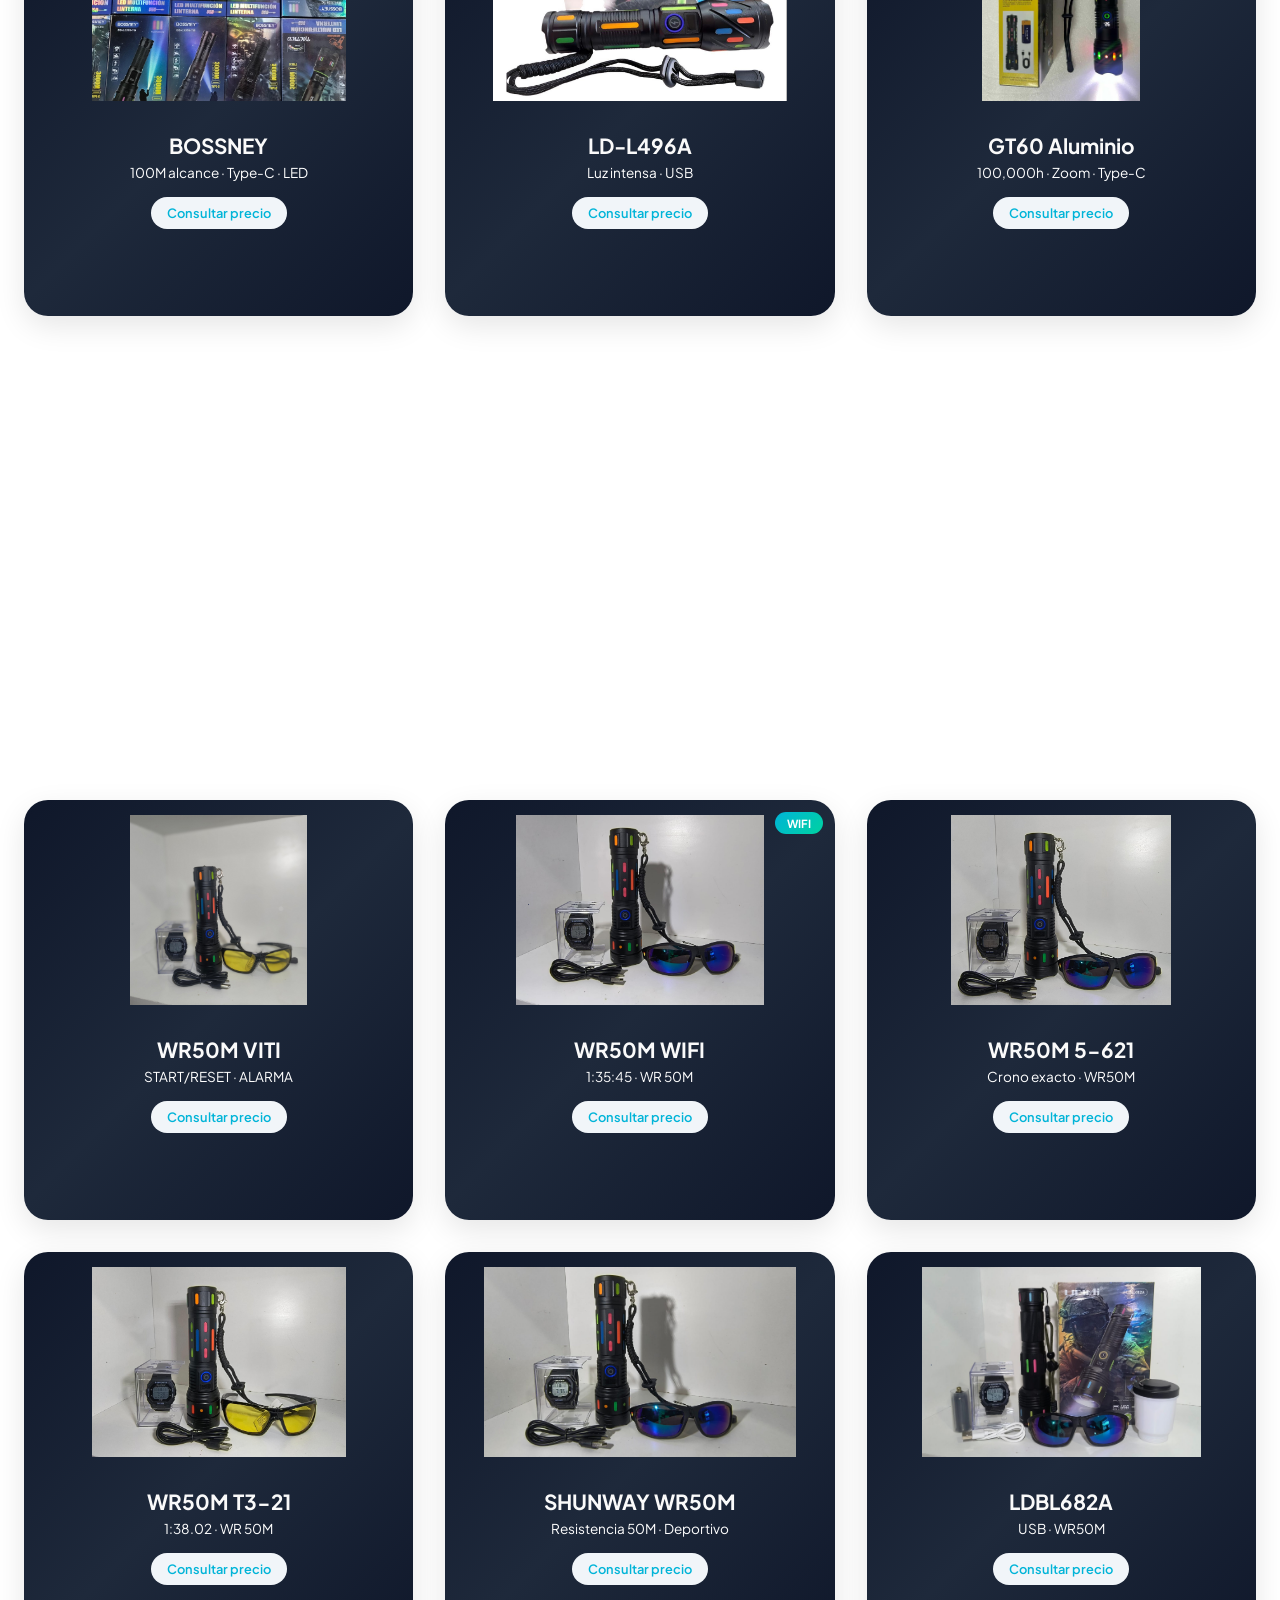
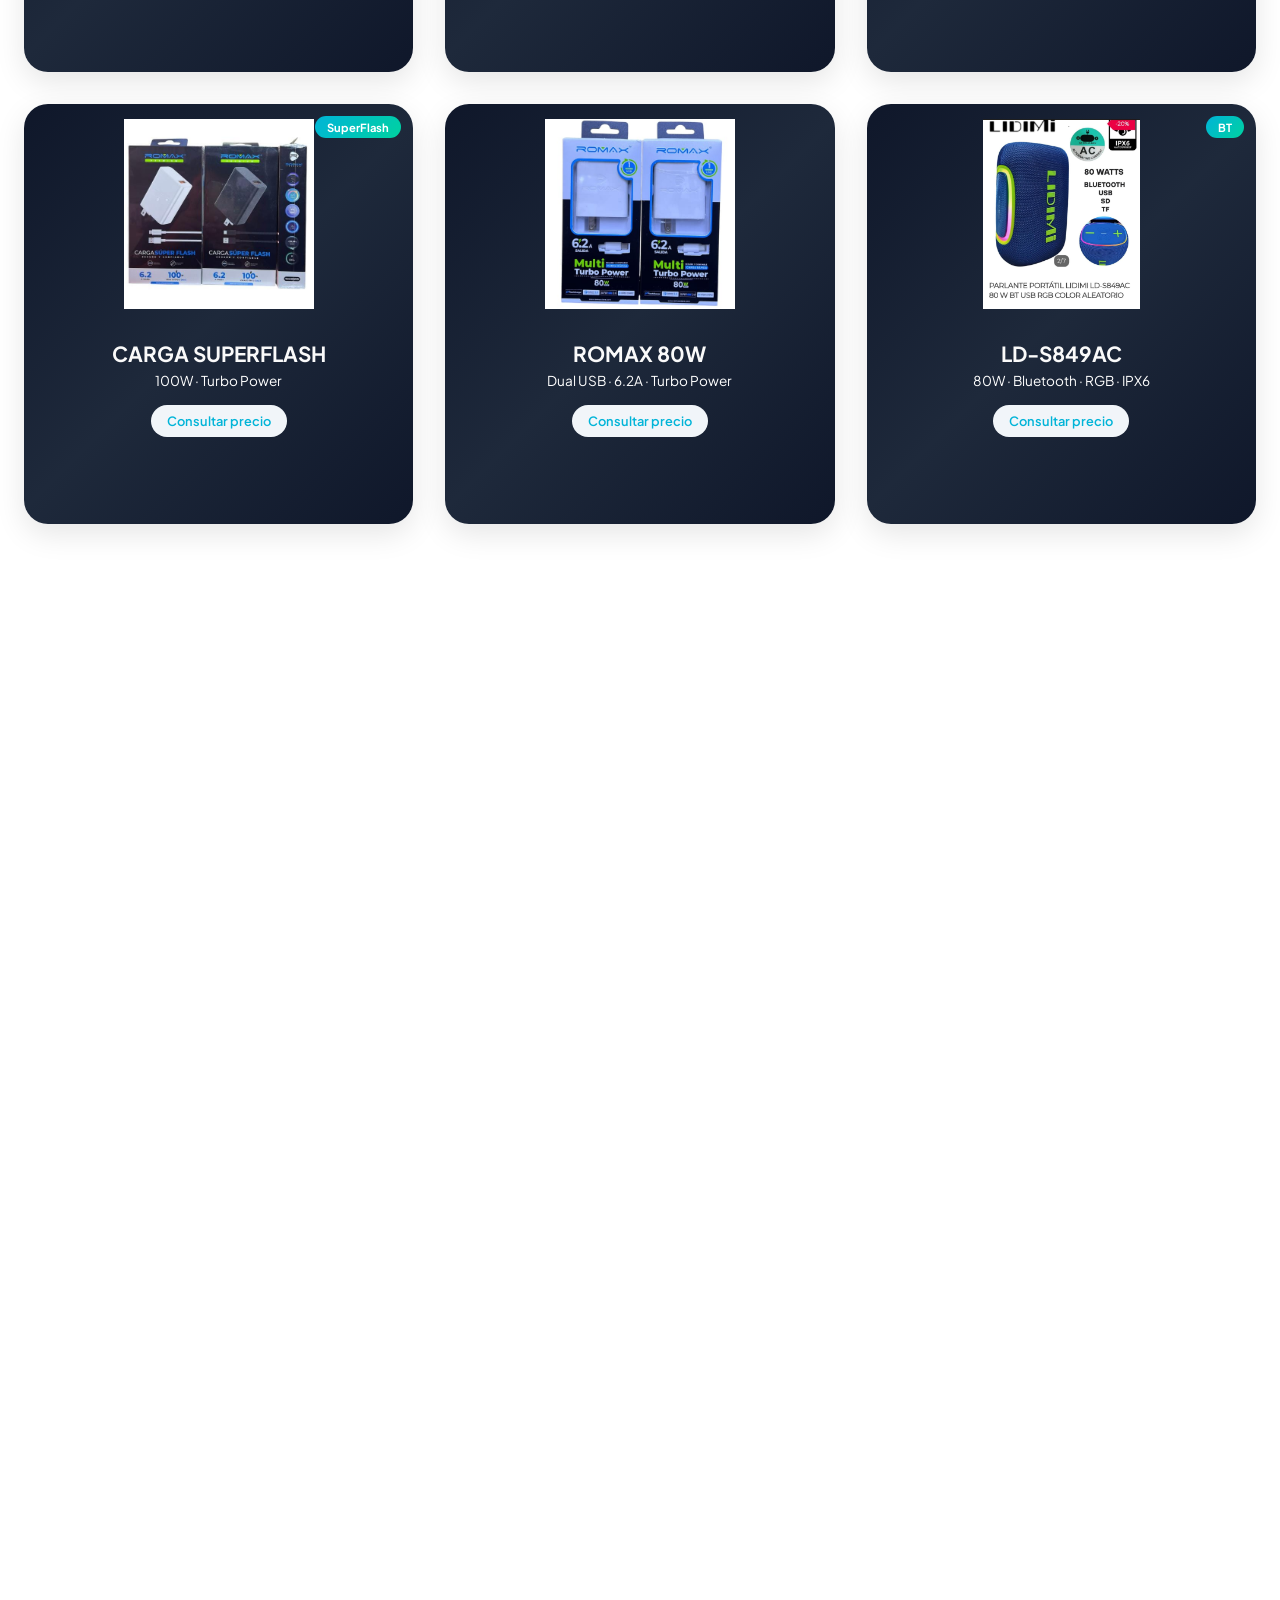
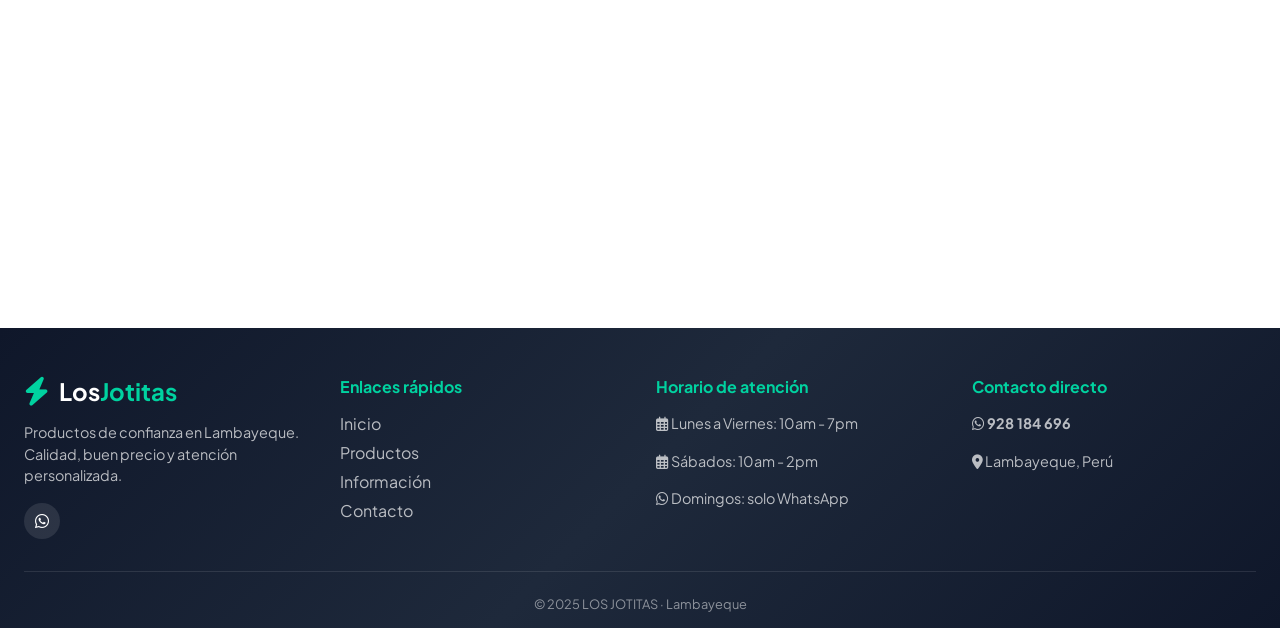
<file: HTML/productos.html>
<!DOCTYPE html>
<html lang="es">
<head>
    <meta charset="UTF-8">
    <meta name="viewport" content="width=device-width, initial-scale=1.0, user-scalable=yes, viewport-fit=cover">
    <title>Productos</title>
    <link rel="stylesheet" href="../CSS/productos.css">
    <link href="https://fonts.googleapis.com/css2?family=Plus+Jakarta+Sans:wght@300;400;500;600;700;800&display=swap" rel="stylesheet">
    <link rel="stylesheet" href="https://cdnjs.cloudflare.com/ajax/libs/font-awesome/6.4.0/css/all.min.css">
</head>
<body>
    

    <nav class="navbar">
        <div class="nav-container">
            <div class="logo">
                <div class="logo-icon"><i class="fas fa-bolt"></i></div>
                <span class="logo-text">LOS<span> JOTITAS</span></span>
            </div>
            <ul class="nav-links">
                <li><a href="../index.html">Inicio</a></li>
                <li><a href="productos.html" class="active">Productos</a></li>
                <li><a href="informacion.html">Información</a></li>
                <li><a href="contacto.html">Contacto</a></li>
            </ul>
            <div class="menu-toggle"><i class="fas fa-bars"></i></div>
        </div>
    </nav>

    <main>
        <!-- HERO SECTION - IMPACTANTE -->
        <section class="hero-products">
            <div class="hero-bg-animated"></div>
            <div class="hero-products-content">
                <span class="hero-badge">Colección 2026</span>
                <h1><span class="gradient-text">Esto es lo que ofrecemos</span> </h1>
                <p>Linternas tácticas, relojes deportivos, cargadores rápidos y parlantes de alta fidelidad. Descubre lo que necesitas </p>
                <div class="hero-stats-products">
                    <div class="hero-stat"><span>30+</span> Productos</div>
                    <div class="hero-stat"><span>100%</span> Originales</div>
                    <div class="hero-stat"><span>Atención</span> Personalizada</div>
                </div>
            </div>
            <div class="hero-scroll-indicator">
                <i class="fas fa-chevron-down"></i>
            </div>
        </section>

        <!-- FILTROS RÁPIDOS -->
     <div class="filter-bar">
    <div class="container">
        <div class="filter-buttons">
            <button class="filter-btn active" data-filter="all"><i class="fas fa-grid"></i> Todos</button>
            <button class="filter-btn" data-filter="linter"><i class="fas fa-lightbulb"></i> Linternas</button>
            <button class="filter-btn" data-filter="reloj"><i class="fas fa-clock"></i> Relojes</button>
            <button class="filter-btn" data-filter="cargador"><i class="fas fa-charging-station"></i> Cargadores</button>
            <button class="filter-btn" data-filter="parlante"><i class="fas fa-music"></i> Parlantes</button>
        </div>
    </div>
</div>

        <!-- GALERÍA DE PRODUCTOS - DISEÑO ELEGANTE -->
        <section class="gallery-section">
            <div class="container">
                <div class="section-header-elegant">
                    <span class="section-subtitle">Nuestro catálogo</span>
                    <h2>Productos <span>seleccionados</span> para ti</h2>
                    <p>Calidad que se siente, precio que convence</p>
                </div>

                <div class="products-grid" id="productsGrid">
                    <!-- ========== LINTERNAS (imágenes 1 al 12, 27, 29, 32) ========== -->
                    <div class="product-card" data-category="linter">
                        <div class="card-inner">
                            <div class="product-front">
                                <div class="product-img-container">
                                    <img src="../Imagenes/1.jpeg" alt="LD-L406A Linterna">
                                    <div class="img-overlay"><i class="fas fa-search-plus"></i></div>
                                </div>
                                <div class="product-tag"> Top venta</div>
                                <h3>LD-L406A</h3>
                                <p>60W · 3000mAh · Salida USB</p>
                                <div class="price-badge">Consultar precio</div>
                            </div>
                            <div class="product-back">
                                <i class="fas fa-bolt"></i>
                                <h4>LD-L406A</h4>
                                <ul>
                                    <li><i class="fas fa-check"></i> 60W de potencia</li>
                                    <li><i class="fas fa-check"></i> Batería 3000mAh</li>
                                    <li><i class="fas fa-check"></i> Función salida USB</li>
                                    <li><i class="fas fa-check"></i> 6 horas de duración</li>
                                </ul>
                                <a href="https://wa.me/51928184696?text=Hola!%20Me%20interesa%20la%20linterna%20LD-L406A" class="wa-btn-card" target="_blank">Averiguar <i class="fab fa-whatsapp"></i></a>
                            </div>
                        </div>
                    </div>

                    <div class="product-card" data-category="linter">
                        <div class="card-inner">
                            <div class="product-front">
                                <div class="product-img-container">
                                    <img src="../Imagenes/3.jpeg" alt="LD-L682A">
                                    <div class="img-overlay"><i class="fas fa-search-plus"></i></div>
                                </div>
                                <div class="product-tag"> Nuevo</div>
                                <h3>LD-L682A</h3>
                                <p>USB · Type-C · 2000m</p>
                                <div class="price-badge">Consultar precio</div>
                            </div>
                            <div class="product-back">
                                <i class="fas fa-bolt"></i>
                                <h4>LD-L682A</h4>
                                <ul>
                                    <li><i class="fas fa-check"></i> USB + Type-C</li>
                                    <li><i class="fas fa-check"></i> Batería 2000m</li>
                                    <li><i class="fas fa-check"></i> Marca exclusiva</li>
                                    <li><i class="fas fa-check"></i> 6h duración</li>
                                </ul>
                                <a href="https://wa.me/51928184696?text=Hola!%20Me%20interesa%20la%20linterna%20LD-L682A" class="wa-btn-card" target="_blank">Averiguar <i class="fab fa-whatsapp"></i></a>
                            </div>
                        </div>
                    </div>

                    <div class="product-card" data-category="linter">
                        <div class="card-inner">
                            <div class="product-front">
                                <div class="product-img-container">
                                    <img src="../Imagenes/10.jpeg" alt="LD-L1545A">
                                    <div class="img-overlay"><i class="fas fa-search-plus"></i></div>
                                </div>
                                <div class="product-tag"> Zoom</div>
                                <h3>LD-L1545A</h3>
                                <p>30W · 5800mAh · Zoom</p>
                                <div class="price-badge">Consultar precio</div>
                            </div>
                            <div class="product-back">
                                <i class="fas fa-bolt"></i>
                                <h4>LD-L1545A</h4>
                                <ul>
                                    <li><i class="fas fa-check"></i> Aleación aluminio</li>
                                    <li><i class="fas fa-check"></i> Zoom telescópico</li>
                                    <li><i class="fas fa-check"></i> Pantalla digital</li>
                                    <li><i class="fas fa-check"></i> Batería 5800mAh</li>
                                </ul>
                                <a href="https://wa.me/51928184696?text=Hola!%20Me%20interesa%20la%20linterna%20LD-L1545A" class="wa-btn-card" target="_blank">Averiguar <i class="fab fa-whatsapp"></i></a>
                            </div>
                        </div>
                    </div>

                    <div class="product-card" data-category="linter">
                        <div class="card-inner">
                            <div class="product-front">
                                <div class="product-img-container">
                                    <img src="../Imagenes/32.jpeg" alt="BOSSNEY Táctica">
                                    <div class="img-overlay"><i class="fas fa-search-plus"></i></div>
                                </div>
                                <div class="product-tag"> Táctico</div>
                                <h3>BOSSNEY</h3>
                                <p>100M alcance · Type-C · LED</p>
                                <div class="price-badge">Consultar precio</div>
                            </div>
                            <div class="product-back">
                                <i class="fas fa-bolt"></i>
                                <h4>BOSSNEY Serie</h4>
                                <ul>
                                    <li><i class="fas fa-check"></i> Alcance 100M</li>
                                    <li><i class="fas fa-check"></i> LED Multifunción</li>
                                    <li><i class="fas fa-check"></i> Carga Type-C</li>
                                    <li><i class="fas fa-check"></i> Aluminio resistente</li>
                                </ul>
                                <a href="https://wa.me/51928184696?text=Hola!%20Me%20interesa%20la%20linterna%20BOSSNEY" class="wa-btn-card" target="_blank">Averiguar <i class="fab fa-whatsapp"></i></a>
                            </div>
                        </div>
                    </div>

                    <div class="product-card" data-category="linter">
                        <div class="card-inner">
                            <div class="product-front">
                                <div class="product-img-container">
                                    <img src="../Imagenes/12.jpeg" alt="LD-L496A">
                                    <div class="img-overlay"><i class="fas fa-search-plus"></i></div>
                                </div>
                                <h3>LD-L496A</h3>
                                <p>Luz intensa · USB</p>
                                <div class="price-badge">Consultar precio</div>
                            </div>
                            <div class="product-back">
                                <i class="fas fa-bolt"></i>
                                <h4>LD-L496A</h4>
                                <ul>
                                    <li><i class="fas fa-check"></i> Alta luminosidad</li>
                                    <li><i class="fas fa-check"></i> Puerto USB</li>
                                    <li><i class="fas fa-check"></i> Compacta</li>
                                </ul>
                                <a href="https://wa.me/51928184696?text=Hola!%20Me%20interesa%20la%20linterna%20LD-L496A" class="wa-btn-card" target="_blank">Averiguar <i class="fab fa-whatsapp"></i></a>
                            </div>
                        </div>
                    </div>

                    <div class="product-card" data-category="linter">
                        <div class="card-inner">
                            <div class="product-front">
                                <div class="product-img-container">
                                    <img src="../Imagenes/27.jpeg" alt="GT60 Aluminio">
                                    <div class="img-overlay"><i class="fas fa-search-plus"></i></div>
                                </div>
                                <div class="product-tag"> Premium</div>
                                <h3>GT60 Aluminio</h3>
                                <p>100,000h · Zoom · Type-C</p>
                                <div class="price-badge">Consultar precio</div>
                            </div>
                            <div class="product-back">
                                <i class="fas fa-bolt"></i>
                                <h4>GT60 Aluminio</h4>
                                <ul>
                                    <li><i class="fas fa-check"></i> Batería 32050A</li>
                                    <li><i class="fas fa-check"></i> 100,000 horas útil</li>
                                    <li><i class="fas fa-check"></i> Zoom + pantalla</li>
                                    <li><i class="fas fa-check"></i> Type-C</li>
                                </ul>
                                <a href="https://wa.me/51928184696?text=Hola!%20Me%20interesa%20la%20linterna%20GT60" class="wa-btn-card" target="_blank">Averiguar <i class="fab fa-whatsapp"></i></a>
                            </div>
                        </div>
                    </div>

                    <div class="product-card" data-category="linter">
                        <div class="card-inner">
                            <div class="product-front">
                                <div class="product-img-container">
                                    <img src="../Imagenes/29.jpeg" alt="LD-L406A Edición">
                                    <div class="img-overlay"><i class="fas fa-search-plus"></i></div>
                                </div>
                                <h3>LD-L406A Edición</h3>
                                <p>60W · 3000m · Salida USB</p>
                                <div class="price-badge">Consultar precio</div>
                            </div>
                            <div class="product-back">
                                <i class="fas fa-bolt"></i>
                                <h4>LD-L406A</h4>
                                <ul>
                                    <li><i class="fas fa-check"></i> 60W de potencia</li>
                                    <li><i class="fas fa-check"></i> Salida USB</li>
                                    <li><i class="fas fa-check"></i> 6h duración</li>
                                </ul>
                                <a href="https://wa.me/51928184696?text=Hola!%20Me%20interesa%20la%20linterna%20LD-L406A%20Edición" class="wa-btn-card" target="_blank">Averiguar <i class="fab fa-whatsapp"></i></a>
                            </div>
                        </div>
                    </div>

                    <!-- ========== RELOJES (imágenes 2,5,6,25,26,30,31,33) ========== -->
                    <div class="product-card" data-category="reloj">
                        <div class="card-inner">
                            <div class="product-front">
                                <div class="product-img-container">
                                    <img src="../Imagenes/2.jpeg" alt="WR50M SHUNWAY">
                                    <div class="img-overlay"><i class="fas fa-search-plus"></i></div>
                                </div>
                                <div class="product-tag"> Deportivo</div>
                                <h3>WR50M SHUNWAY</h3>
                                <p>7:35 / 5:21 · WR 50M</p>
                                <div class="price-badge">Consultar precio</div>
                            </div>
                            <div class="product-back">
                                <i class="fas fa-clock"></i>
                                <h4>WR50M SHUNWAY</h4>
                                <ul>
                                    <li><i class="fas fa-check"></i> Cronógrafo preciso</li>
                                    <li><i class="fas fa-check"></i> Resistencia 50M</li>
                                    <li><i class="fas fa-check"></i> Ideal para running</li>
                                </ul>
                                <a href="https://wa.me/51928184696?text=Hola!%20Me%20interesa%20el%20reloj%20WR50M%20SHUNWAY" class="wa-btn-card" target="_blank">Averiguar <i class="fab fa-whatsapp"></i></a>
                            </div>
                        </div>
                    </div>

                    <div class="product-card" data-category="reloj">
                        <div class="card-inner">
                            <div class="product-front">
                                <div class="product-img-container">
                                    <img src="../Imagenes/5.jpeg" alt="T3-21">
                                    <div class="img-overlay"><i class="fas fa-search-plus"></i></div>
                                </div>
                                <h3>WR50M T3-21</h3>
                                <p>1:38.63 · WR 50M</p>
                                <div class="price-badge">Consultar precio</div>
                            </div>
                            <div class="product-back">
                                <i class="fas fa-clock"></i>
                                <h4>WR50M T3-21</h4>
                                <ul>
                                    <li><i class="fas fa-check"></i> Cronógrafo</li>
                                    <li><i class="fas fa-check"></i> Resistente al agua</li>
                                </ul>
                                <a href="https://wa.me/51928184696?text=Hola!%20Me%20interesa%20el%20reloj%20T3-21" class="wa-btn-card" target="_blank">Averiguar <i class="fab fa-whatsapp"></i></a>
                            </div>
                        </div>
                    </div>

                    <div class="product-card" data-category="reloj">
                        <div class="card-inner">
                            <div class="product-front">
                                <div class="product-img-container">
                                    <img src="../Imagenes/26.jpeg" alt="VITI">
                                    <div class="img-overlay"><i class="fas fa-search-plus"></i></div>
                                </div>
                                <h3>WR50M VITI</h3>
                                <p>START/RESET · ALARMA</p>
                                <div class="price-badge">Consultar precio</div>
                            </div>
                            <div class="product-back">
                                <i class="fas fa-clock"></i>
                                <h4>WR50M VITI</h4>
                                <ul>
                                    <li><i class="fas fa-check"></i> Alarma integrada</li>
                                    <li><i class="fas fa-check"></i> WR 50M</li>
                                </ul>
                                <a href="https://wa.me/51928184696?text=Hola!%20Me%20interesa%20el%20reloj%20VITI" class="wa-btn-card" target="_blank">Averiguar <i class="fab fa-whatsapp"></i></a>
                            </div>
                        </div>
                    </div>

                    <div class="product-card" data-category="reloj">
                        <div class="card-inner">
                            <div class="product-front">
                                <div class="product-img-container">
                                    <img src="../Imagenes/33.jpeg" alt="WR50M WIFI">
                                    <div class="img-overlay"><i class="fas fa-search-plus"></i></div>
                                </div>
                                <div class="product-tag">WIFI</div>
                                <h3>WR50M WIFI</h3>
                                <p>1:35:45 · WR 50M</p>
                                <div class="price-badge">Consultar precio</div>
                            </div>
                            <div class="product-back">
                                <i class="fas fa-clock"></i>
                                <h4>WR50M WIFI</h4>
                                <ul>
                                    <li><i class="fas fa-check"></i> Conectividad WiFi</li>
                                    <li><i class="fas fa-check"></i> Cronógrafo</li>
                                    <li><i class="fas fa-check"></i> Resistencia 50M</li>
                                </ul>
                                <a href="https://wa.me/51928184696?text=Hola!%20Me%20interesa%20el%20reloj%20WR50M%20WIFI" class="wa-btn-card" target="_blank">Averiguar <i class="fab fa-whatsapp"></i></a>
                            </div>
                        </div>
                    </div>

                    <div class="product-card" data-category="reloj">
                        <div class="card-inner">
                            <div class="product-front">
                                <div class="product-img-container">
                                    <img src="../Imagenes/30.jpeg" alt="5-621">
                                    <div class="img-overlay"><i class="fas fa-search-plus"></i></div>
                                </div>
                                <h3>WR50M 5-621</h3>
                                <p>Crono exacto · WR50M</p>
                                <div class="price-badge">Consultar precio</div>
                            </div>
                            <div class="product-back">
                                <i class="fas fa-clock"></i>
                                <h4>WR50M 5-621</h4>
                                <ul>
                                    <li><i class="fas fa-check"></i> Precisión cronométrica</li>
                                    <li><i class="fas fa-check"></i> WR50M</li>
                                </ul>
                                <a href="https://wa.me/51928184696?text=Hola!%20Me%20interesa%20el%20reloj%205-621" class="wa-btn-card" target="_blank">Averiguar <i class="fab fa-whatsapp"></i></a>
                            </div>
                        </div>
                    </div>

                    <div class="product-card" data-category="reloj">
                        <div class="card-inner">
                            <div class="product-front">
                                <div class="product-img-container">
                                    <img src="../Imagenes/31.jpeg" alt="1:38.02">
                                    <div class="img-overlay"><i class="fas fa-search-plus"></i></div>
                                </div>
                                <h3>WR50M T3-21</h3>
                                <p>1:38.02 · WR 50M</p>
                                <div class="price-badge">Consultar precio</div>
                            </div>
                            <div class="product-back">
                                <i class="fas fa-clock"></i>
                                <h4>WR50M T3-21</h4>
                                <ul>
                                    <li><i class="fas fa-check"></i> Precisión centesimal</li>
                                    <li><i class="fas fa-check"></i> WR 50M</li>
                                </ul>
                                <a href="https://wa.me/51928184696?text=Hola!%20Me%20interesa%20el%20reloj%20WR50M%20Precisión" class="wa-btn-card" target="_blank">Averiguar <i class="fab fa-whatsapp"></i></a>
                            </div>
                        </div>
                    </div>

                    <div class="product-card" data-category="reloj">
                        <div class="card-inner">
                            <div class="product-front">
                                <div class="product-img-container">
                                    <img src="../Imagenes/6.jpeg" alt="S-SPORTS">
                                    <div class="img-overlay"><i class="fas fa-search-plus"></i></div>
                                </div>
                                <h3>SHUNWAY WR50M</h3>
                                <p>Resistencia 50M · Deportivo</p>
                                <div class="price-badge">Consultar precio</div>
                            </div>
                            <div class="product-back">
                                <i class="fas fa-clock"></i>
                                <h4>SHUNWAY WR50M</h4>
                                <ul>
                                    <li><i class="fas fa-check"></i> Resistencia al agua</li>
                                    <li><i class="fas fa-check"></i> Cronógrafo</li>
                                </ul>
                                <a href="https://wa.me/51928184696?text=Hola!%20Me%20interesa%20el%20reloj%20SHUNWAY" class="wa-btn-card" target="_blank">Averiguar <i class="fab fa-whatsapp"></i></a>
                            </div>
                        </div>
                    </div>

                    <div class="product-card" data-category="reloj">
                        <div class="card-inner">
                            <div class="product-front">
                                <div class="product-img-container">
                                    <img src="../Imagenes/25.jpeg" alt="LDBL682A">
                                    <div class="img-overlay"><i class="fas fa-search-plus"></i></div>
                                </div>
                                <h3>LDBL682A</h3>
                                <p>USB · WR50M</p>
                                <div class="price-badge">Consultar precio</div>
                            </div>
                            <div class="product-back">
                                <i class="fas fa-clock"></i>
                                <h4>LDBL682A</h4>
                                <ul>
                                    <li><i class="fas fa-check"></i> Puerto USB</li>
                                    <li><i class="fas fa-check"></i> WR50M</li>
                                </ul>
                                <a href="https://wa.me/51928184696?text=Hola!%20Me%20interesa%20el%20reloj%20LDBL682A" class="wa-btn-card" target="_blank">Averiguar <i class="fab fa-whatsapp"></i></a>
                            </div>
                        </div>
                    </div>

                    <!-- ========== CARGADORES (imágenes 17, 18) ========== -->
                    <div class="product-card" data-category="cargador">
                        <div class="card-inner">
                            <div class="product-front">
                                <div class="product-img-container">
                                    <img src="../Imagenes/17.jpeg" alt="ROMAX 100W">
                                    <div class="img-overlay"><i class="fas fa-search-plus"></i></div>
                                </div>
                                <div class="product-tag"> SuperFlash</div>
                                <h3>CARGA SUPERFLASH</h3>
                                <p>100W · Turbo Power</p>
                                <div class="price-badge">Consultar precio</div>
                            </div>
                            <div class="product-back">
                                <i class="fas fa-charging-station"></i>
                                <h4>ROMAX 100W</h4>
                                <ul>
                                    <li><i class="fas fa-check"></i> 100W potencia</li>
                                    <li><i class="fas fa-check"></i> Carga rápida</li>
                                    <li><i class="fas fa-check"></i> 6.2A salida</li>
                                </ul>
                                <a href="https://wa.me/51928184696?text=Hola!%20Me%20interesa%20el%20cargador%20ROMAX%20100W" class="wa-btn-card" target="_blank">Averiguar <i class="fab fa-whatsapp"></i></a>
                            </div>
                        </div>
                    </div>

                    <div class="product-card" data-category="cargador">
                        <div class="card-inner">
                            <div class="product-front">
                                <div class="product-img-container">
                                    <img src="../Imagenes/18.jpeg" alt="ROMAX 80W">
                                    <div class="img-overlay"><i class="fas fa-search-plus"></i></div>
                                </div>
                                <h3>ROMAX 80W</h3>
                                <p>Dual USB · 6.2A · Turbo Power</p>
                                <div class="price-badge">Consultar precio</div>
                            </div>
                            <div class="product-back">
                                <i class="fas fa-charging-station"></i>
                                <h4>ROMAX 80W</h4>
                                <ul>
                                    <li><i class="fas fa-check"></i> 80W potencia</li>
                                    <li><i class="fas fa-check"></i> 6.2A salida</li>
                                    <li><i class="fas fa-check"></i> Carga rápida</li>
                                </ul>
                                <a href="https://wa.me/51928184696?text=Hola!%20Me%20interesa%20el%20cargador%20ROMAX%2080W" class="wa-btn-card" target="_blank">Averiguar <i class="fab fa-whatsapp"></i></a>
                            </div>
                        </div>
                    </div>

                    <!-- ========== PARLANTES (imágenes 9,14,15,16,19,20,21,22,23,40) ========== -->
                    <div class="product-card" data-category="parlante">
                        <div class="card-inner">
                            <div class="product-front">
                                <div class="product-img-container">
                                    <img src="../Imagenes/22.jpeg" alt="LD-S849AC">
                                    <div class="img-overlay"><i class="fas fa-search-plus"></i></div>
                                </div>
                                <div class="product-tag"> BT</div>
                                <h3>LD-S849AC</h3>
                                <p>80W · Bluetooth · RGB · IPX6</p>
                                <div class="price-badge">Consultar precio</div>
                            </div>
                            <div class="product-back">
                                <i class="fas fa-music"></i>
                                <h4>LD-S849AC</h4>
                                <ul>
                                    <li><i class="fas fa-check"></i> Bluetooth 5.0</li>
                                    <li><i class="fas fa-check"></i> 80W potencia</li>
                                    <li><i class="fas fa-check"></i> RGB + IPX6</li>
                                    <li><i class="fas fa-check"></i> USB/SD/TF</li>
                                </ul>
                                <a href="https://wa.me/51928184696?text=Hola!%20Me%20interesa%20el%20parlante%20LD-S849AC" class="wa-btn-card" target="_blank">Averiguar <i class="fab fa-whatsapp"></i></a>
                            </div>
                        </div>
                    </div>

                    <div class="product-card" data-category="parlante">
                        <div class="card-inner">
                            <div class="product-front">
                                <div class="product-img-container">
                                    <img src="../Imagenes/19.jpeg" alt="LD-S635">
                                    <div class="img-overlay"><i class="fas fa-search-plus"></i></div>
                                </div>
                                <h3>LD-S635 PARTY</h3>
                                <p>Street dance · BASS · FM</p>
                                <div class="price-badge">Consultar precio</div>
                            </div>
                            <div class="product-back">
                                <i class="fas fa-music"></i>
                                <h4>LD-S635 PARTY</h4>
                                <ul>
                                    <li><i class="fas fa-check"></i> Modo Street dance</li>
                                    <li><i class="fas fa-check"></i> BASS reforzado</li>
                                    <li><i class="fas fa-check"></i> Radio FM</li>
                                </ul>
                                <a href="https://wa.me/51928184696?text=Hola!%20Me%20interesa%20el%20parlante%20LD-S635" class="wa-btn-card" target="_blank">Averiguar <i class="fab fa-whatsapp"></i></a>
                            </div>
                        </div>
                    </div>

                    <div class="product-card" data-category="parlante">
                        <div class="card-inner">
                            <div class="product-front">
                                <div class="product-img-container">
                                    <img src="../Imagenes/20.jpeg" alt="LD-S652">
                                    <div class="img-overlay"><i class="fas fa-search-plus"></i></div>
                                </div>
                                <h3>LD-S652</h3>
                                <p>30W · Batería extralarga</p>
                                <div class="price-badge">Consultar precio</div>
                            </div>
                            <div class="product-back">
                                <i class="fas fa-music"></i>
                                <h4>LD-S652</h4>
                                <ul>
                                    <li><i class="fas fa-check"></i> 30W potencia</li>
                                    <li><i class="fas fa-check"></i> Larga duración</li>
                                    <li><i class="fas fa-check"></i> Portátil</li>
                                </ul>
                                <a href="https://wa.me/51928184696?text=Hola!%20Me%20interesa%20el%20parlante%20LD-S652" class="wa-btn-card" target="_blank">Averiguar <i class="fab fa-whatsapp"></i></a>
                            </div>
                        </div>
                    </div>

                    <div class="product-card" data-category="parlante">
                        <div class="card-inner">
                            <div class="product-front">
                                <div class="product-img-container">
                                    <img src="../Imagenes/16.jpeg" alt="LD-S941">
                                    <div class="img-overlay"><i class="fas fa-search-plus"></i></div>
                                </div>
                                <h3>LD-S941</h3>
                                <p>Marca exclusiva · Alta calidad</p>
                                <div class="price-badge">Consultar precio</div>
                            </div>
                            <div class="product-back">
                                <i class="fas fa-music"></i>
                                <h4>LD-S941</h4>
                                <ul>
                                    <li><i class="fas fa-check"></i> Sonido premium</li>
                                    <li><i class="fas fa-check"></i> JIMH IMPOR</li>
                                </ul>
                                <a href="https://wa.me/51928184696?text=Hola!%20Me%20interesa%20el%20parlante%20LD-S941" class="wa-btn-card" target="_blank">Averiguar <i class="fab fa-whatsapp"></i></a>
                            </div>
                        </div>
                    </div>

                    <div class="product-card" data-category="parlante">
                        <div class="card-inner">
                            <div class="product-front">
                                <div class="product-img-container">
                                    <img src="../Imagenes/15.jpeg" alt="LD-S606">
                                    <div class="img-overlay"><i class="fas fa-search-plus"></i></div>
                                </div>
                                <h3>LD-S606</h3>
                                <p>Portátil · USB · FM Radio</p>
                                <div class="price-badge">Consultar precio</div>
                            </div>
                            <div class="product-back">
                                <i class="fas fa-music"></i>
                                <h4>LD-S606</h4>
                                <ul>
                                    <li><i class="fas fa-check"></i> Puerto USB</li>
                                    <li><i class="fas fa-check"></i> Radio FM</li>
                                    <li><i class="fas fa-check"></i> Portátil</li>
                                </ul>
                                <a href="https://wa.me/51928184696?text=Hola!%20Me%20interesa%20el%20parlante%20LD-S606" class="wa-btn-card" target="_blank">Averiguar <i class="fab fa-whatsapp"></i></a>
                            </div>
                        </div>
                    </div>

                    <div class="product-card" data-category="parlante">
                        <div class="card-inner">
                            <div class="product-front">
                                <div class="product-img-container">
                                    <img src="../Imagenes/14.jpeg" alt="LD-S031AC">
                                    <div class="img-overlay"><i class="fas fa-search-plus"></i></div>
                                </div>
                                <h3>LD-S031AC</h3>
                                <p>25W · AC · Cable incluido</p>
                                <div class="price-badge">Consultar precio</div>
                            </div>
                            <div class="product-back">
                                <i class="fas fa-music"></i>
                                <h4>LD-S031AC</h4>
                                <ul>
                                    <li><i class="fas fa-check"></i> 25W potencia</li>
                                    <li><i class="fas fa-check"></i> Cable AC incluido</li>
                                </ul>
                                <a href="https://wa.me/51928184696?text=Hola!%20Me%20interesa%20el%20parlante%20LD-S031AC" class="wa-btn-card" target="_blank">Averiguar <i class="fab fa-whatsapp"></i></a>
                            </div>
                        </div>
                    </div>

                    <div class="product-card" data-category="parlante">
                        <div class="card-inner">
                            <div class="product-front">
                                <div class="product-img-container">
                                    <img src="../Imagenes/23.jpeg" alt="LIDIMI FM">
                                    <div class="img-overlay"><i class="fas fa-search-plus"></i></div>
                                </div>
                                <h3>LIDIMI FM</h3>
                                <p>Radio FM · Extra</p>
                                <div class="price-badge">Consultar precio</div>
                            </div>
                            <div class="product-back">
                                <i class="fas fa-music"></i>
                                <h4>LIDIMI FM</h4>
                                <ul>
                                    <li><i class="fas fa-check"></i> Radio FM integrada</li>
                                    <li><i class="fas fa-check"></i> Batería duradera</li>
                                </ul>
                                <a href="https://wa.me/51928184696?text=Hola!%20Me%20interesa%20el%20parlante%20LIDIMI%20FM" class="wa-btn-card" target="_blank">Averiguar <i class="fab fa-whatsapp"></i></a>
                            </div>
                        </div>
                    </div>

                    <div class="product-card" data-category="parlante">
                        <div class="card-inner">
                            <div class="product-front">
                                <div class="product-img-container">
                                    <img src="../Imagenes/40.jpeg" alt="LION EVITA">
                                    <div class="img-overlay"><i class="fas fa-search-plus"></i></div>
                                </div>
                                <h3>LION EVITA</h3>
                                <p>RADEAUTA CALIDAD</p>
                                <div class="price-badge">Consultar precio</div>
                            </div>
                            <div class="product-back">
                                <i class="fas fa-music"></i>
                                <h4>LION EVITA</h4>
                                <ul>
                                    <li><i class="fas fa-check"></i> Calidad premium</li>
                                    <li><i class="fas fa-check"></i> Sonido envolvente</li>
                                </ul>
                                <a href="https://wa.me/51928184696?text=Hola!%20Me%20interesa%20LION%20EVITA" class="wa-btn-card" target="_blank">Averiguar <i class="fab fa-whatsapp"></i></a>
                            </div>
                        </div>
                    </div>

                    <div class="product-card" data-category="parlante">
                        <div class="card-inner">
                            <div class="product-front">
                                <div class="product-img-container">
                                    <img src="../Imagenes/21.jpeg" alt="LD-S849AC Pro">
                                    <div class="img-overlay"><i class="fas fa-search-plus"></i></div>
                                </div>
                                <div class="product-tag"> Waterproof</div>
                                <h3>LD-S849AC PRO</h3>
                                <p>Parlante portátil 80W</p>
                                <div class="price-badge">Consultar precio</div>
                            </div>
                            <div class="product-back">
                                <i class="fas fa-music"></i>
                                <h4>LD-S849AC PRO</h4>
                                <ul>
                                    <li><i class="fas fa-check"></i> 80W potencia</li>
                                    <li><i class="fas fa-check"></i> Resistente al agua</li>
                                    <li><i class="fas fa-check"></i> Bluetooth</li>
                                </ul>
                                <a href="https://wa.me/51928184696?text=Hola!%20Me%20interesa%20el%20parlante%20LD-S849AC%20PRO" class="wa-btn-card" target="_blank">Averiguar <i class="fab fa-whatsapp"></i></a>
                            </div>
                        </div>
                    </div>
                </div>
            </div>
        </section>

    
    </main>

    <footer>
        <div class="container">
            <div class="footer-content">
                <div class="footer-col">
                    <div class="footer-logo">
                        <i class="fas fa-bolt"></i>
                        <span>Los<span>Jotitas</span></span>
                    </div>
                    <p>Productos de confianza en Lambayeque. Calidad, buen precio y atención personalizada.</p>
                    <div class="social-icons">
                        <a href="#"><i class="fab fa-whatsapp"></i></a>
                    </div>
                </div>
                <div class="footer-col">
                    <h4>Enlaces rápidos</h4>
                    <ul>
                        <li><a href="../index.html">Inicio</a></li>
                        <li><a href="productos.html">Productos</a></li>
                        <li><a href="informacion.html">Información</a></li>
                        <li><a href="contacto.html">Contacto</a></li>
                    </ul>
                </div>
                <div class="footer-col">
                    <h4>Horario de atención</h4>
                    <p><i class="far fa-calendar-alt"></i> Lunes a Viernes: 10am - 7pm</p>
                    <p><i class="far fa-calendar-alt"></i> Sábados: 10am - 2pm</p>
                    <p><i class="fab fa-whatsapp"></i> Domingos: solo WhatsApp</p>
                </div>
                <div class="footer-col">
                    <h4>Contacto directo</h4>
                    <p><i class="fab fa-whatsapp"></i> <strong>928 184 696</strong></p>
                    <p><i class="fas fa-map-marker-alt"></i> Lambayeque, Perú</p>
                </div>
            </div>
            <div class="footer-bottom">
                <p>&copy; 2025 LOS JOTITAS · Lambayeque </i> </p>
            </div>
        </div>
    </footer>

    <script src="../JS/productos.js"></script>
</body>
</html>
</file>
<file: CSS/index.css>
* {
    margin: 0;
    padding: 0;
    box-sizing: border-box;
}

body {
    font-family: 'Plus Jakarta Sans', sans-serif;
    background: linear-gradient(135deg, #F0F9FF 0%, #E8F3F1 100%);
    color: #1A2E35;
    overflow-x: hidden;
}

.container {
    max-width: 1200px;
    margin: 0 auto;
    padding: 0 24px;
}

/* ===== WHATSAPP FLOAT ===== */
.whatsapp-float {
    position: fixed;
    bottom: 30px;
    right: 30px;
    background: linear-gradient(135deg, #25D366, #128C7E);
    color: white;
    padding: 12px 20px;
    border-radius: 50px;
    display: flex;
    align-items: center;
    gap: 10px;
    text-decoration: none;
    font-weight: 600;
    z-index: 1000;
    transition: all 0.3s;
    box-shadow: 0 4px 15px rgba(37,211,102,0.3);
}

.whatsapp-float:hover {
    transform: scale(1.05);
    box-shadow: 0 8px 25px rgba(37,211,102,0.4);
}

.whatsapp-float i {
    font-size: 1.5rem;
}

/* ===== NAVBAR ===== */
.navbar {
    position: fixed;
    top: 0;
    width: 100%;
    background: rgba(255,255,255,0.95);
    backdrop-filter: blur(10px);
    z-index: 100;
    box-shadow: 0 2px 20px rgba(0,0,0,0.05);
    transition: all 0.3s;
}

.nav-container {
    max-width: 1200px;
    margin: 0 auto;
    padding: 1rem 24px;
    display: flex;
    justify-content: space-between;
    align-items: center;
    flex-wrap: wrap;
    gap: 1rem;
}

.logo {
    display: flex;
    align-items: center;
    gap: 12px;
}

.logo-icon {
    width: 40px;
    height: 40px;
    background: linear-gradient(135deg, #00B4D8, #00D2A0);
    border-radius: 12px;
    display: flex;
    align-items: center;
    justify-content: center;
}

.logo-icon i {
    font-size: 1.4rem;
    color: white;
}

.logo-text {
    font-size: 1.6rem;
    font-weight: 700;
    color: #1A2E35;
}

.logo-text span {
    background: linear-gradient(135deg, #00B4D8, #00D2A0);
    background-clip: text;
    -webkit-background-clip: text;
    color: transparent;
}

.nav-links {
    display: flex;
    gap: 2rem;
    list-style: none;
}

.nav-links a {
    color: #4A5B66;
    text-decoration: none;
    font-weight: 600;
    transition: 0.3s;
    padding: 8px 0;
    position: relative;
}

.nav-links a:hover, .nav-links a.active {
    color: #00B4D8;
}

.nav-links a.active::after {
    content: '';
    position: absolute;
    bottom: 0;
    left: 0;
    width: 100%;
    height: 3px;
    background: linear-gradient(90deg, #00B4D8, #00D2A0);
    border-radius: 3px;
}

.menu-toggle {
    display: none !important; /* Ocultar completamente el botón hamburguesa */
}

/* ===== HERO ===== */
.hero {
    min-height: 100vh;
    background: linear-gradient(135deg, #0F172A 0%, #1E293B 50%, #0F172A 100%);
    display: flex;
    align-items: center;
    justify-content: space-between;
    padding: 100px 5% 60px;
    position: relative;
    overflow: hidden;
}

.hero-particles {
    position: absolute;
    top: 0;
    left: 0;
    width: 100%;
    height: 100%;
    background-image: radial-gradient(#00B4D8 1px, transparent 1px);
    background-size: 40px 40px;
    opacity: 0.1;
}

.hero-content {
    flex: 1;
    max-width: 600px;
    z-index: 2;
}

.hero-badge {
    display: inline-block;
    background: rgba(0,180,216,0.1);
    color: #00B4D8;
    padding: 8px 20px;
    border-radius: 50px;
    font-size: 0.85rem;
    font-weight: 600;
    margin-bottom: 1.5rem;
}

.hero-content h1 {
    font-size: 4rem;
    font-weight: 800;
    color: #53d6ed;
    line-height: 1.2;
    margin-bottom: 1.5rem;
}

.gradient-text {
    background: linear-gradient(135deg, #00B4D8, #00D2A0);
    background-clip: text;
    -webkit-background-clip: text;
    color: transparent;
}

.hero-content p {
    font-size: 1.2rem;
    color: #5A6E7A;
    margin-bottom: 2rem;
    line-height: 1.6;
}

.hero-buttons {
    display: flex;
    gap: 1rem;
    flex-wrap: wrap;
    margin-bottom: 2rem;
}

.btn-primary {
    background: linear-gradient(135deg, #00B4D8, #00D2A0);
    color: white;
    padding: 14px 32px;
    border-radius: 50px;
    text-decoration: none;
    font-weight: 600;
    transition: all 0.3s;
    display: inline-flex;
    align-items: center;
    gap: 8px;
    min-height: 52px;
}

.btn-primary:hover {
    transform: translateY(-3px);
    box-shadow: 0 10px 25px rgba(0,180,216,0.3);
}

.btn-outline {
    border: 2px solid #00B4D8;
    color: #00B4D8;
    background: transparent;
    padding: 14px 32px;
    border-radius: 50px;
    text-decoration: none;
    font-weight: 600;
    transition: all 0.3s;
    display: inline-flex;
    align-items: center;
    gap: 8px;
    min-height: 52px;
}

.btn-outline:hover {
    background: #00B4D8;
    color: white;
    transform: translateY(-3px);
}

.hero-stats {
    display: flex;
    gap: 2rem;
}

.stat {
    text-align: center;
}

.stat-number {
    font-size: 2rem;
    font-weight: 800;
    color: #00B4D8;
    display: block;
}

.stat-label {
    font-size: 0.85rem;
    color: #5A6E7A;
}

.hero-image {
    flex: 1;
    position: relative;
    height: 400px;
}

.floating-card {
    position: absolute;
    background: white;
    padding: 12px 24px;
    border-radius: 50px;
    box-shadow: 0 10px 25px rgba(0,0,0,0.1);
    display: flex;
    align-items: center;
    gap: 10px;
    font-weight: 600;
    animation: float 3s ease-in-out infinite;
}

.card5 {
    top: 40%;
    left: 40%;
    transform: translate(-50%, -50%);
    background: linear-gradient(135deg, #1A2E35, #1A3A44);
    color: #00D2A0;
    border: 1px solid #00D2A0;
    animation-delay: 0s;
    z-index: 10;
    font-weight: 800;
    font-size: 1.1rem;
    padding: 15px 30px;
    box-shadow: 0 10px 25px rgba(0,0,0,0.2);
}

.floating-card i {
    font-size: 1.2rem;
    color: #00B4D8;
}

.card1 { top: 10%; left: 10%; animation-delay: 0s; }
.card2 { top: 30%; right: 10%; animation-delay: 0.5s; }
.card3 { bottom: 25%; left: 15%; animation-delay: 1s; }
.card4 { bottom: 10%; right: 20%; animation-delay: 1.5s; }

@keyframes float {
    0%, 100% { transform: translateY(0); }
    50% { transform: translateY(-15px); }
}

/* ===== SECTION HEADER ===== */
.section-header {
    text-align: center;
    margin-bottom: 3rem;
}

.section-tag {
    display: inline-block;
    background: rgba(0,180,216,0.1);
    color: #00B4D8;
    padding: 6px 16px;
    border-radius: 50px;
    font-size: 0.8rem;
    font-weight: 600;
    margin-bottom: 1rem;
}

.section-header h2 {
    font-size: 2.5rem;
    color: #1A2E35;
    margin-bottom: 0.5rem;
}

.section-header h2 span {
    color: #00B4D8;
}

.section-header p {
    color: #5A6E7A;
}

/* ===== FEATURES ===== */
.features {
    padding: 5rem 0;
    background: white;
}

.features-grid {
    display: grid;
    grid-template-columns: repeat(auto-fit, minmax(250px, 1fr));
    gap: 2rem;
}

.feature-card {
    text-align: center;
    padding: 2rem;
    background: #F8FCFE;
    border-radius: 24px;
    transition: all 0.4s;
}

.feature-card:hover {
    transform: translateY(-8px);
    box-shadow: 0 20px 35px rgba(0,180,216,0.1);
}

.feature-icon {
    width: 70px;
    height: 70px;
    background: linear-gradient(135deg, #00B4D8, #00D2A0);
    border-radius: 50%;
    display: flex;
    align-items: center;
    justify-content: center;
    margin: 0 auto 1rem;
}

.feature-icon i {
    font-size: 2rem;
    color: white;
}

.feature-card h3 {
    margin-bottom: 0.5rem;
    color: #1A2E35;
}

.feature-card p {
    color: #5A6E7A;
    font-size: 0.9rem;
}

/* ===== FEATURED PRODUCTS ===== */
.featured-products {
    padding: 5rem 0;
    background: linear-gradient(135deg, #F0F9FF, #E8F3F1);
}

.products-scroll {
    display: grid;
    grid-template-columns: repeat(auto-fit, minmax(250px, 1fr));
    gap: 2rem;
}

.product-mini {
    background: white;
    border-radius: 24px;
    padding: 2rem;
    text-align: center;
    transition: all 0.4s;
    box-shadow: 0 4px 15px rgba(0,0,0,0.05);
}

.product-mini:hover {
    transform: translateY(-8px);
    box-shadow: 0 20px 35px rgba(0,180,216,0.15);
}

.product-mini-img {
    width: 100px;
    height: 100px;
    background: linear-gradient(135deg, #00B4D820, #00D2A020);
    border-radius: 50%;
    display: flex;
    align-items: center;
    justify-content: center;
    margin: 0 auto 1rem;
}

.product-mini-img i {
    font-size: 3rem;
    color: #00B4D8;
}

.product-mini h4 {
    margin-bottom: 0.5rem;
    font-size: 1.2rem;
}

.product-mini p {
    font-size: 0.85rem;
    color: #5A6E7A;
    margin-bottom: 0.5rem;
}

.price-tag {
    display: inline-block;
    background: #F0F9FF;
    color: #00B4D8;
    padding: 6px 16px;
    border-radius: 50px;
    font-size: 0.8rem;
    font-weight: 600;
}

/* ===== LOCATION ===== */
.location {
    padding: 5rem 0;
    background: white;
}

.location-content {
    display: grid;
    grid-template-columns: 1fr 1fr;
    gap: 4rem;
    align-items: center;
}

.location-text h2 {
    font-size: 2.2rem;
    margin-bottom: 1rem;
}

.location-text h2 span {
    color: #00B4D8;
}

.location-text p {
    color: #5A6E7A;
    margin-bottom: 1.5rem;
    line-height: 1.6;
}

.location-text ul {
    list-style: none;
    margin-bottom: 2rem;
}

.location-text ul li {
    margin-bottom: 0.8rem;
    display: flex;
    align-items: center;
    gap: 10px;
}

.location-text ul li i {
    color: #00D2A0;
}

.btn-location {
    display: inline-flex;
    align-items: center;
    gap: 8px;
    color: #00B4D8;
    text-decoration: none;
    font-weight: 600;
    transition: 0.3s;
    min-height: 44px;
}

.btn-location:hover {
    gap: 12px;
}

.location-card {
    background: linear-gradient(135deg, #1A2E35, #1A3A44);
    border-radius: 30px;
    padding: 2.5rem;
    box-shadow: 0 20px 35px rgba(0,0,0,0.1);
}

.location-card-inner {
    text-align: center;
    color: white;
}

.location-card-inner i {
    font-size: 3rem;
    color: #00D2A0;
    margin-bottom: 1rem;
}

.location-card-inner h3 {
    font-size: 1.8rem;
    margin-bottom: 0.5rem;
}

.location-card-inner p {
    opacity: 0.9;
    margin-bottom: 1.5rem;
}

.location-hours {
    display: flex;
    flex-direction: column;
    gap: 0.8rem;
}

.hour-item {
    display: flex;
    align-items: center;
    justify-content: center;
    gap: 10px;
    font-size: 0.9rem;
}

/* ===== FOOTER ===== */
footer {
    background: linear-gradient(135deg, #0F172A 0%, #1E293B 50%, #0F172A 100%);
    color: white;
    padding: 3rem 0 1rem;
}

.footer-content {
    display: grid;
    grid-template-columns: repeat(auto-fit, minmax(220px, 1fr));
    gap: 2rem;
    margin-bottom: 2rem;
}

.footer-logo {
    display: flex;
    align-items: center;
    gap: 10px;
    margin-bottom: 1rem;
}

.footer-logo i {
    font-size: 1.8rem;
    color: #00D2A0;
}

.footer-logo span {
    font-size: 1.5rem;
    font-weight: 700;
}

.footer-logo span span {
    color: #00D2A0;
}

.footer-col p {
    color: rgba(255,255,255,0.7);
    font-size: 0.9rem;
    line-height: 1.5;
    margin-bottom: 1rem;
}

.footer-col h4 {
    margin-bottom: 1rem;
    color: #00D2A0;
}

.footer-col ul {
    list-style: none;
}

.footer-col ul li {
    margin-bottom: 0.5rem;
}

.footer-col ul li a {
    color: rgba(255,255,255,0.7);
    text-decoration: none;
    transition: 0.3s;
}

.footer-col ul li a:hover {
    color: #00D2A0;
    padding-left: 5px;
}

.social-icons {
    display: flex;
    gap: 1rem;
    margin-top: 1rem;
}

.social-icons a {
    width: 36px;
    height: 36px;
    background: rgba(255,255,255,0.1);
    border-radius: 50%;
    display: flex;
    align-items: center;
    justify-content: center;
    color: white;
    text-decoration: none;
    transition: 0.3s;
}

.social-icons a:hover {
    background: #00D2A0;
    transform: translateY(-3px);
}

.footer-bottom {
    text-align: center;
    padding-top: 1.5rem;
    border-top: 1px solid rgba(255,255,255,0.1);
    font-size: 0.8rem;
    color: rgba(255,255,255,0.5);
}

.footer-bottom i {
    color: #00D2A0;
}

/* ===== RESPONSIVE - SIN MENÚ HAMBURGUESA ===== */
@media (max-width: 968px) {
    .hero {
        flex-direction: column;
        text-align: center;
        padding: 120px 24px 60px;
    }
    .hero-content {
        text-align: center;
    }
    .hero-buttons {
        justify-content: center;
    }
    .hero-stats {
        justify-content: center;
    }
    .hero-image {
        display: none;
    }
    .location-content {
        grid-template-columns: 1fr;
        gap: 2rem;
    }
    .section-header h2 {
        font-size: 2rem;
    }
}

@media (max-width: 768px) {
    .container {
        padding: 0 16px;
    }
    
    /* Menú siempre visible - sin hamburguesa */
    .nav-container {
        flex-direction: column;
        padding: 0.8rem 16px;
    }
    
    .nav-links {
        width: 100%;
        justify-content: center;
        gap: 1.5rem;
        flex-wrap: wrap;
    }
    
    .nav-links a {
        font-size: 0.9rem;
        padding: 8px 0;
    }
    
    .section-header h2 {
        font-size: 1.8rem;
    }
    
    .features-grid {
        grid-template-columns: 1fr;
        gap: 1.5rem;
    }
    
    .products-scroll {
        grid-template-columns: 1fr;
    }
    
    .whatsapp-float {
        bottom: 20px;
        right: 20px;
        padding: 10px 18px;
    }
}

@media (max-width: 480px) {
    body {
        font-size: 14px;
    }
    
    .hero-content h1 {
        font-size: 2rem;
    }
    
    .hero-buttons {
        flex-direction: column;
        align-items: stretch;
    }
    
    .hero-buttons a {
        justify-content: center;
    }
    
    .nav-links {
        gap: 0.8rem;
    }
    
    .nav-links a {
        font-size: 0.8rem;
        white-space: nowrap;
    }
    
    .logo-text {
        font-size: 1.3rem;
    }
    
    .logo-icon {
        width: 32px;
        height: 32px;
    }
    
    .logo-icon i {
        font-size: 1rem;
    }
    
    .whatsapp-float span {
        display: none;
    }
    
    .whatsapp-float {
        padding: 12px;
        border-radius: 50%;
    }
    
    .footer-content {
        grid-template-columns: 1fr;
        text-align: center;
    }
    
    .footer-logo {
        justify-content: center;
    }
    
    .social-icons {
        justify-content: center;
    }
}
</file>
<file: CSS/contacto.css>
* {
    margin: 0;
    padding: 0;
    box-sizing: border-box;
}

body {
    font-family: 'Plus Jakarta Sans', sans-serif;
    background: #ffffff;
    color: #FFFFFF;
    overflow-x: hidden;
}

.container {
    max-width: 1280px;
    margin: 0 auto;
    padding: 0 24px;
}

/* WhatsApp Float */
.whatsapp-float {
    position: fixed;
    bottom: 30px;
    right: 30px;
    background: linear-gradient(135deg, #25D366, #128C7E);
    color: white;
    padding: 12px 24px;
    border-radius: 50px;
    display: flex;
    align-items: center;
    gap: 10px;
    text-decoration: none;
    font-weight: 600;
    z-index: 1000;
    transition: all 0.3s;
    box-shadow: 0 4px 20px rgba(37,211,102,0.4);
}

.whatsapp-float:hover {
    transform: scale(1.05);
    box-shadow: 0 8px 30px rgba(37,211,102,0.6);
}

/* Navbar */
.navbar {
    position: fixed;
    top: 0;
    width: 100%;
    background: rgb(255, 255, 255);
    backdrop-filter: blur(12px);
    z-index: 100;
    border-bottom: 1px solid rgba(0,210,160,0.1);
}

.nav-container {
    max-width: 1280px;
    margin: 0 auto;
    padding: 1rem 24px;
    display: flex;
    justify-content: space-between;
    align-items: center;
}

.logo {
    display: flex;
    align-items: center;
    gap: 12px;
}

.logo-icon {
    width: 40px;
    height: 40px;
    background: linear-gradient(135deg, #00B4D8, #00D2A0);
    border-radius: 12px;
    display: flex;
    align-items: center;
    justify-content: center;
}

.logo-icon i {
    font-size: 1.4rem;
    color: white;
}

.logo-text {
    font-size: 1.6rem;
    font-weight: 800;
    color: rgb(0, 0, 0);
}

.logo-text span {
    background: linear-gradient(135deg, #00B4D8, #00D2A0);
    background-clip: text;
    -webkit-background-clip: text;
    color: transparent;
}

.nav-links {
    display: flex;
    gap: 2rem;
    list-style: none;
}

.nav-links a {
    color: #4A5568;
    text-decoration: none;
    font-weight: 600;
    transition: 0.3s;
    position: relative;
}

.nav-links a:hover, .nav-links a.active {
    color: #00D2A0;
}

.nav-links a.active::after {
    content: '';
    position: absolute;
    bottom: -8px;
    left: 0;
    width: 100%;
    height: 3px;
    background: linear-gradient(90deg, #00B4D8, #00D2A0);
    border-radius: 3px;
}

.menu-toggle {
    display: none;
    font-size: 1.5rem;
    color: #000;
    cursor: pointer;
    min-width: 44px;
    min-height: 44px;
    align-items: center;
    justify-content: center;
}

/* Hero Section */
.contact-hero {
    min-height: 50vh;
    background: linear-gradient(135deg, #0F172A 0%, #1E293B 50%, #0F172A 100%);
    position: relative;
    display: flex;
    align-items: center;
    justify-content: center;
    text-align: center;
    padding: 120px 24px 60px;
    overflow: hidden;
}

.contact-hero-bg {
    position: absolute;
    width: 100%;
    height: 100%;
    background: radial-gradient(circle at 50% 50%, rgba(0,210,160,0.08), transparent 70%);
}

.contact-hero-content {
    position: relative;
    z-index: 2;
}

.hero-chip {
    display: inline-block;
    background: rgba(0,210,160,0.15);
    backdrop-filter: blur(4px);
    color: #00D2A0;
    padding: 6px 16px;
    border-radius: 50px;
    font-size: 0.8rem;
    font-weight: 600;
    margin-bottom: 1rem;
    border: 1px solid rgba(0,210,160,0.2);
}

.contact-hero h1 {
    font-size: 3.5rem;
    font-weight: 800;
    color: white;
    margin-bottom: 0.5rem;
}

.gradient {
    background: linear-gradient(135deg, #00B4D8, #00D2A0);
    background-clip: text;
    -webkit-background-clip: text;
    color: transparent;
}

.contact-hero p {
    color: rgba(255,255,255,0.7);
    font-size: 1.1rem;
}

/* Main Contact Section */
.main-contact-section {
    padding: 4rem 0 5rem;
}

/* Mega WhatsApp Card */
.whatsapp-mega-card {
    background: linear-gradient(135deg, #1A1A2E, #0F0F1A);
    border-radius: 48px;
    padding: 3rem;
    margin-bottom: 3rem;
    position: relative;
    overflow: hidden;
    border: 1px solid rgba(0,210,160,0.2);
    box-shadow: 0 25px 45px rgba(0,0,0,0.3);
}

.mega-card-bg {
    position: absolute;
    top: -30%;
    right: -10%;
    width: 60%;
    height: 160%;
    background: radial-gradient(circle, rgba(1, 91, 70, 0.1), transparent);
    pointer-events: none;
}

.mega-card-content {
    position: relative;
    z-index: 2;
    text-align: center;
}

.mega-icon {
    position: relative;
    display: inline-block;
    margin-bottom: 1.5rem;
}

.mega-icon i {
    font-size: 5rem;
    background: linear-gradient(135deg, #25D366, #00D2A0);
    background-clip: text;
    -webkit-background-clip: text;
    color: transparent;
}

.pulse-ring {
    position: absolute;
    top: 50%;
    left: 50%;
    width: 80px;
    height: 80px;
    background: rgba(37,211,102,0.3);
    border-radius: 50%;
    transform: translate(-50%, -50%);
    animation: pulse 2s infinite;
}

@keyframes pulse {
    0% {
        width: 60px;
        height: 60px;
        opacity: 0.8;
    }
    100% {
        width: 120px;
        height: 120px;
        opacity: 0;
    }
}

.whatsapp-mega-card h2 {
    font-size: 2rem;
    margin-bottom: 0.5rem;
}

.mega-number {
    font-size: 3rem;
    font-weight: 800;
    background: linear-gradient(135deg, #25D366, #00D2A0);
    background-clip: text;
    -webkit-background-clip: text;
    color: transparent;
    margin: 1rem 0;
}

.country-code {
    font-size: 1.5rem;
    font-weight: 600;
}

.whatsapp-mega-card p {
    color: rgba(255,255,255,0.6);
    margin-bottom: 2rem;
}

.mega-buttons {
    display: flex;
    gap: 1rem;
    justify-content: center;
    flex-wrap: wrap;
    margin-bottom: 1.5rem;
}

.mega-btn {
    display: inline-flex;
    align-items: center;
    gap: 12px;
    padding: 14px 32px;
    border-radius: 60px;
    text-decoration: none;
    font-weight: 600;
    transition: all 0.3s;
    min-height: 52px;
}

.mega-btn.primary {
    background: linear-gradient(135deg, #25D366, #128C7E);
    color: white;
    box-shadow: 0 4px 15px rgba(37,211,102,0.3);
}

.mega-btn.primary:hover {
    transform: translateY(-3px);
    gap: 16px;
    box-shadow: 0 8px 25px rgba(37,211,102,0.5);
}

.mega-btn.secondary {
    background: rgba(255,255,255,0.05);
    color: white;
    border: 1px solid rgba(255,255,255,0.1);
}

.mega-btn.secondary:hover {
    background: rgba(255,255,255,0.1);
    transform: translateY(-3px);
}

.response-badge {
    display: inline-flex;
    align-items: center;
    gap: 8px;
    background: rgba(0,210,160,0.1);
    padding: 8px 20px;
    border-radius: 50px;
    font-size: 0.8rem;
    color: #00D2A0;
}

/* Info Grid Modern */
.info-grid-modern {
    display: grid;
    grid-template-columns: repeat(auto-fit, minmax(320px, 1fr));
    gap: 2rem;
    margin-bottom: 3rem;
}

.info-modern-card {
    background: linear-gradient(135deg, #0F172A 0%, #1E293B 50%, #0F172A 100%);
    backdrop-filter: blur(10px);
    border-radius: 32px;
    padding: 1.8rem;
    border: 1px solid rgba(0,210,160,0.1);
    transition: all 0.4s;
}

.info-modern-card:hover {
    transform: translateY(-5px);
    border-color: rgba(0,210,160,0.3);
    box-shadow: 0 20px 35px rgba(0,0,0,0.2);
}

.card-header {
    display: flex;
    justify-content: space-between;
    align-items: center;
    margin-bottom: 1rem;
}

.card-icon-gradient {
    width: 50px;
    height: 50px;
    background: linear-gradient(135deg, #00B4D8, #00D2A0);
    border-radius: 16px;
    display: flex;
    align-items: center;
    justify-content: center;
}

.card-icon-gradient i {
    font-size: 1.5rem;
    color: white;
}

.card-badge {
    background: rgba(0,210,160,0.15);
    color: #00D2A0;
    padding: 4px 12px;
    border-radius: 30px;
    font-size: 0.7rem;
    font-weight: 600;
}

.info-modern-card h3 {
    font-size: 1.4rem;
    margin-bottom: 1.2rem;
}

/* Schedule */
.schedule-modern {
    margin-bottom: 1rem;
}

.schedule-line {
    display: flex;
    justify-content: space-between;
    padding: 0.8rem 0;
    border-bottom: 1px solid rgba(255,255,255,0.05);
}

.schedule-line .day {
    font-weight: 500;
    color: rgba(255,255,255,0.7);
}

.schedule-line .time {
    color: #00D2A0;
    font-weight: 600;
}

.schedule-line.sunday .time {
    color: #FFB347;
}

.card-footer-note {
    margin-top: 1rem;
    padding-top: 1rem;
    border-top: 1px solid rgba(255,255,255,0.05);
    font-size: 0.75rem;
    color: rgba(255,255,255,0.5);
    display: flex;
    align-items: center;
    gap: 8px;
}

/* Location Details */
.location-details {
    margin-bottom: 1.5rem;
}

.detail-item {
    display: flex;
    gap: 1rem;
    margin-bottom: 1.2rem;
}

.detail-item i {
    font-size: 1.3rem;
    color: #00D2A0;
    margin-top: 0.2rem;
}

.detail-item strong {
    display: block;
    margin-bottom: 0.2rem;
    font-size: 0.9rem;
}

.detail-item p {
    font-size: 0.8rem;
    color: rgba(255,255,255,0.6);
    line-height: 1.4;
}

.location-action {
    display: inline-flex;
    align-items: center;
    gap: 8px;
    color: #00D2A0;
    text-decoration: none;
    font-weight: 600;
    font-size: 0.9rem;
    transition: 0.3s;
    min-height: 44px;
}

.location-action:hover {
    gap: 12px;
}

/* Payment Methods */
.payment-methods {
    display: flex;
    flex-wrap: wrap;
    gap: 0.8rem;
    margin-bottom: 1rem;
}

.payment-item {
    background: rgba(0,210,160,0.1);
    padding: 8px 16px;
    border-radius: 40px;
    display: flex;
    align-items: center;
    gap: 8px;
    font-size: 0.8rem;
    font-weight: 500;
}

.payment-item i {
    color: #00D2A0;
}

/* FAQ Banner */
.faq-banner {
    background: linear-gradient(105deg, #1A1A2E, #0F0F1A);
    border-radius: 28px;
    padding: 1.8rem;
    display: flex;
    align-items: center;
    justify-content: space-between;
    flex-wrap: wrap;
    gap: 1rem;
    border: 1px solid rgba(0,210,160,0.15);
}

.faq-banner-icon i {
    font-size: 2.5rem;
    color: #00D2A0;
}

.faq-banner-text h3 {
    font-size: 1.1rem;
    margin-bottom: 0.2rem;
}

.faq-banner-text p {
    font-size: 0.8rem;
    color: rgba(255,255,255,0.6);
}

.faq-banner-btn {
    background: rgba(0,210,160,0.1);
    color: #00D2A0;
    padding: 10px 24px;
    border-radius: 40px;
    text-decoration: none;
    font-weight: 600;
    font-size: 0.9rem;
    display: inline-flex;
    align-items: center;
    gap: 8px;
    transition: 0.3s;
    min-height: 44px;
}

.faq-banner-btn:hover {
    background: rgba(0,210,160,0.2);
    gap: 12px;
}

/* Footer */
footer {
    background: linear-gradient(135deg, #0F172A 0%, #1E293B 50%, #0F172A 100%);
    color: white;
    padding: 3rem 0 1rem;
}

.footer-content {
    display: grid;
    grid-template-columns: repeat(auto-fit, minmax(220px, 1fr));
    gap: 2rem;
    margin-bottom: 2rem;
}

.footer-logo {
    display: flex;
    align-items: center;
    gap: 10px;
    margin-bottom: 1rem;
}

.footer-logo i {
    font-size: 1.8rem;
    color: #00D2A0;
}

.footer-logo span {
    font-size: 1.5rem;
    font-weight: 700;
}

.footer-logo span span {
    color: #00D2A0;
}

.footer-col p {
    color: rgba(255,255,255,0.7);
    font-size: 0.9rem;
    line-height: 1.5;
    margin-bottom: 1rem;
}

.footer-col h4 {
    margin-bottom: 1rem;
    color: #00D2A0;
}

.footer-col ul {
    list-style: none;
}

.footer-col ul li {
    margin-bottom: 0.5rem;
}

.footer-col ul li a {
    color: rgba(255,255,255,0.7);
    text-decoration: none;
    transition: 0.3s;
}

.footer-col ul li a:hover {
    color: #00D2A0;
    padding-left: 5px;
}

.social-icons {
    display: flex;
    gap: 1rem;
    margin-top: 1rem;
}

.social-icons a {
    width: 36px;
    height: 36px;
    background: rgba(255,255,255,0.1);
    border-radius: 50%;
    display: flex;
    align-items: center;
    justify-content: center;
    color: white;
    text-decoration: none;
    transition: 0.3s;
}

.social-icons a:hover {
    background: #00D2A0;
    transform: translateY(-3px);
}

.footer-bottom {
    text-align: center;
    padding-top: 1.5rem;
    border-top: 1px solid rgba(255,255,255,0.1);
    font-size: 0.8rem;
    color: rgba(255,255,255,0.5);
}

.footer-bottom i {
    color: #00D2A0;
}

.filter-btn i {
    margin-right: 8px;
    font-size: 0.9rem;
}

/* Responsive */
/* ===== RESPONSIVE - SIN MENÚ HAMBURGUESA ===== */
@media (max-width: 768px) {
    .menu-toggle {
        display: none !important;
    }
    
    .nav-container {
        flex-direction: column;
        padding: 0.8rem 16px;
    }
    
    .nav-links {
        position: static !important;
        display: flex !important;
        flex-direction: row !important;
        width: 100% !important;
        background: transparent !important;
        justify-content: center;
        gap: 1rem;
        padding: 0 !important;
        left: auto !important;
        box-shadow: none !important;
        border-bottom: none !important;
    }
    
    .nav-links a {
        color: #000 !important;
        font-size: 0.85rem;
        white-space: nowrap;
    }
    
    .contact-hero h1 {
        font-size: 2rem;
    }
    
    .whatsapp-mega-card {
        padding: 2rem;
    }
    
    .mega-number {
        font-size: 2rem;
    }
    
    .country-code {
        font-size: 1.2rem;
    }
    
    .mega-buttons {
        flex-direction: column;
        align-items: center;
    }
    
    .mega-btn {
        width: 100%;
        justify-content: center;
    }
    
    .info-grid-modern {
        grid-template-columns: 1fr;
        gap: 1.5rem;
    }
    
    .faq-banner {
        flex-direction: column;
        text-align: center;
    }
    
    .whatsapp-float {
        bottom: 20px;
        right: 20px;
        padding: 10px 18px;
    }
}

@media (max-width: 480px) {
    .contact-hero h1 {
        font-size: 1.6rem;
    }
    
    .whatsapp-mega-card h2 {
        font-size: 1.4rem;
    }
    
    .mega-number {
        font-size: 1.5rem;
    }
    
    .nav-links {
        gap: 0.6rem;
    }
    
    .nav-links a {
        font-size: 0.75rem;
    }
    
    .logo-text {
        font-size: 1.3rem;
    }
    
    .logo-icon {
        width: 32px;
        height: 32px;
    }
    
    .whatsapp-float span {
        display: none;
    }
    
    .whatsapp-float {
        padding: 12px;
        border-radius: 50%;
    }
}
</file>
<file: CSS/informacion.css>
* {
    margin: 0;
    padding: 0;
    box-sizing: border-box;
}

body {
    font-family: 'Plus Jakarta Sans', sans-serif;
    background: #ffffff;
    color: #FFFFFF;
    overflow-x: hidden;
}

.container {
    max-width: 1280px;
    margin: 0 auto;
    padding: 0 24px;
}

/* WhatsApp Float */
.whatsapp-float {
    position: fixed;
    bottom: 30px;
    right: 30px;
    background: linear-gradient(135deg, #25D366, #128C7E);
    color: white;
    padding: 12px 24px;
    border-radius: 50px;
    display: flex;
    align-items: center;
    gap: 10px;
    text-decoration: none;
    font-weight: 600;
    z-index: 1000;
    transition: all 0.3s;
    box-shadow: 0 4px 20px rgba(37,211,102,0.4);
}

.whatsapp-float:hover {
    transform: scale(1.05);
    box-shadow: 0 8px 30px rgba(37,211,102,0.6);
}

/* Navbar */
.navbar {
    position: fixed;
    top: 0;
    width: 100%;
    background: rgba(255, 255, 255, 0.95);
    backdrop-filter: blur(12px);
    z-index: 100;
    border-bottom: 1px solid rgba(0,210,160,0.1);
}

.nav-container {
    max-width: 1280px;
    margin: 0 auto;
    padding: 1rem 24px;
    display: flex;
    justify-content: space-between;
    align-items: center;
}

.logo {
    display: flex;
    align-items: center;
    gap: 12px;
}

.logo-icon {
    width: 40px;
    height: 40px;
    background: linear-gradient(135deg, #00B4D8, #00D2A0);
    border-radius: 12px;
    display: flex;
    align-items: center;
    justify-content: center;
}

.logo-icon i {
    font-size: 1.4rem;
    color: white;
}

.logo-text {
    font-size: 1.6rem;
    font-weight: 800;
    color: rgb(0, 0, 0);
}

.logo-text span {
    background: linear-gradient(135deg, #00B4D8, #00D2A0);
    background-clip: text;
    -webkit-background-clip: text;
    color: transparent;
}

.nav-links {
    display: flex;
    gap: 2rem;
    list-style: none;
}

.nav-links a {
    color: #4A5568;
    text-decoration: none;
    font-weight: 600;
    transition: 0.3s;
    position: relative;
}

.nav-links a:hover, .nav-links a.active {
    color: #00D2A0;
}

.nav-links a.active::after {
    content: '';
    position: absolute;
    bottom: -8px;
    left: 0;
    width: 100%;
    height: 3px;
    background: linear-gradient(90deg, #00B4D8, #00D2A0);
    border-radius: 3px;
}

.menu-toggle {
    display: none;
    font-size: 1.5rem;
    color: #000;
    cursor: pointer;
    min-width: 44px;
    min-height: 44px;
    align-items: center;
    justify-content: center;
}

/* Hero Section */
.info-hero {
    min-height: 45vh;
    background: linear-gradient(135deg, #0F172A 0%, #1E293B 50%, #0F172A 100%);
    position: relative;
    display: flex;
    align-items: center;
    justify-content: center;
    text-align: center;
    padding: 120px 24px 60px;
    overflow: hidden;
}

.info-hero-bg {
    position: absolute;
    width: 100%;
    height: 100%;
    background: radial-gradient(circle at 50% 50%, rgba(0,210,160,0.08), transparent 70%);
}

.info-hero-content {
    position: relative;
    z-index: 2;
}

.hero-chip {
    display: inline-block;
    background: rgba(0,210,160,0.15);
    backdrop-filter: blur(4px);
    color: #00D2A0;
    padding: 6px 16px;
    border-radius: 50px;
    font-size: 0.8rem;
    font-weight: 600;
    margin-bottom: 1rem;
    border: 1px solid rgba(0,210,160,0.2);
}

.info-hero h1 {
    font-size: 3.5rem;
    font-weight: 800;
    color: white;
    margin-bottom: 0.5rem;
}

.gradient {
    background: linear-gradient(135deg, #00B4D8, #00D2A0);
    background-clip: text;
    -webkit-background-clip: text;
    color: transparent;
}

.info-hero p {
    color: rgba(255,255,255,0.7);
    font-size: 1.1rem;
}

/* Intro Section */
.intro-section {
    padding: 2rem 0;
}

.intro-card {
    background: linear-gradient(135deg, #0F172A 0%, #1E293B 50%, #0F172A 100%);
    backdrop-filter: blur(10px);
    border-radius: 32px;
    padding: 2rem;
    text-align: center;
    border: 1px solid rgba(0,210,160,0.1);
}

.intro-card i {
    font-size: 2.5rem;
    color: #00D2A0;
    margin-bottom: 1rem;
}

.intro-card p {
    color: rgba(255,255,255,0.8);
    font-size: 1rem;
    line-height: 1.6;
    max-width: 800px;
    margin: 0 auto;
}

/* Brands Section */
.brands-section {
    padding: 3rem 0 4rem;
}

.brand-card {
    background: linear-gradient(135deg, #0F172A 0%, #1E293B 50%, #0F172A 100%);
    backdrop-filter: blur(10px);
    border-radius: 40px;
    margin-bottom: 2.5rem;
    overflow: hidden;
    position: relative;
    border: 1px solid rgba(0,210,160,0.1);
    transition: all 0.4s;
}

.brand-card:hover {
    transform: translateY(-5px);
    border-color: rgba(0,210,160,0.3);
    box-shadow: 0 25px 40px rgba(0,0,0,0.3);
}

.brand-glow {
    position: absolute;
    top: 0;
    left: 0;
    width: 100%;
    height: 100%;
    pointer-events: none;
    opacity: 0.5;
}

.brand-header {
    display: flex;
    align-items: center;
    gap: 1.5rem;
    padding: 2rem 2rem 1rem;
    flex-wrap: wrap;
}

.brand-icon {
    width: 80px;
    height: 80px;
    background: linear-gradient(135deg, #00B4D8, #00D2A0);
    border-radius: 24px;
    display: flex;
    align-items: center;
    justify-content: center;
}

.brand-icon i {
    font-size: 2.5rem;
    color: white;
}

.brand-title h2 {
    font-size: 1.8rem;
    margin-bottom: 0.2rem;
}

.brand-title span {
    color: rgba(255,255,255,0.6);
    font-size: 0.9rem;
}

.brand-badge {
    margin-left: auto;
    background: rgba(0,210,160,0.15);
    padding: 6px 16px;
    border-radius: 50px;
    font-size: 0.75rem;
    font-weight: 600;
    color: #00D2A0;
    border: 1px solid rgba(0,210,160,0.2);
}

.brand-content {
    padding: 0 2rem 2rem;
}

.brand-content p {
    color: rgba(255,255,255,0.8);
    line-height: 1.7;
    margin-bottom: 1.5rem;
}

.features-list {
    display: grid;
    grid-template-columns: repeat(auto-fit, minmax(250px, 1fr));
    gap: 0.8rem;
    margin-bottom: 1.5rem;
}

.feature-item {
    display: flex;
    align-items: center;
    gap: 10px;
    padding: 8px 12px;
    background: rgba(255,255,255,0.03);
    border-radius: 16px;
    font-size: 0.85rem;
}

.feature-item i {
    color: #00D2A0;
    font-size: 1rem;
}

.brand-note {
    background: linear-gradient(135deg, rgba(0,210,160,0.1), rgba(0,180,216,0.05));
    padding: 1rem 1.5rem;
    border-radius: 20px;
    border-left: 3px solid #00D2A0;
    font-size: 0.9rem;
    color: #00D2A0;
    display: flex;
    align-items: center;
    gap: 10px;
    flex-wrap: wrap;
}

.brand-note i {
    font-size: 1rem;
}

/* Why Nova Section */
.why-nova {
    padding: 4rem 0;
    background: linear-gradient(135deg, #f8f8fa, #ffffff);
    border-top: 1px solid rgba(0,210,160,0.1);
    border-bottom: 1px solid rgba(0,210,160,0.1);
}

.why-header {
    text-align: center;
    margin-bottom: 3rem;
}

.why-chip {
    display: inline-block;
    background: rgba(0,210,160,0.15);
    color: #00D2A0;
    padding: 5px 12px;
    border-radius: 50px;
    font-size: 0.75rem;
    font-weight: 600;
    margin-bottom: 0.5rem;
}

.why-header h2 {
    font-size: 2.2rem;
}

.why-header h2 span {
    color: #00D2A0;
}

.reasons-grid {
    display: grid;
    grid-template-columns: repeat(auto-fit, minmax(300px, 1fr));
    gap: 2rem;
}

.reason-card {
    background: rgba(26,26,46,0.6);
    backdrop-filter: blur(10px);
    border-radius: 28px;
    padding: 2rem;
    text-align: center;
    transition: all 0.4s;
    border: 1px solid rgba(0,210,160,0.1);
}

.reason-card:hover {
    transform: translateY(-5px);
    border-color: rgba(0,210,160,0.3);
}

.reason-icon {
    width: 70px;
    height: 70px;
    background: linear-gradient(135deg, #00B4D8, #00D2A0);
    border-radius: 20px;
    display: flex;
    align-items: center;
    justify-content: center;
    margin: 0 auto 1rem;
}

.reason-icon i {
    font-size: 2rem;
    color: white;
}

.reason-card h3 {
    margin-bottom: 0.5rem;
    font-size: 1.2rem;
}

.reason-card p {
    color: rgba(255,255,255,0.6);
    font-size: 0.85rem;
    line-height: 1.5;
}

/* Final Banner */
.final-banner {
    padding: 4rem 0;
}

.final-banner-content {
    background: linear-gradient(135deg, #1A1A2E, #0F0F1A);
    border-radius: 32px;
    padding: 2rem;
    display: flex;
    align-items: center;
    justify-content: space-between;
    flex-wrap: wrap;
    gap: 1.5rem;
    border: 1px solid rgba(0,210,160,0.15);
}

.final-banner-icon i {
    font-size: 3rem;
    color: #00D2A0;
}

.final-banner-text h3 {
    font-size: 1.3rem;
    margin-bottom: 0.2rem;
}

.final-banner-text p {
    color: rgba(255,255,255,0.6);
    font-size: 0.85rem;
}

.final-banner-btn {
    background: linear-gradient(135deg, #25D366, #128C7E);
    color: white;
    padding: 12px 28px;
    border-radius: 50px;
    text-decoration: none;
    font-weight: 600;
    display: inline-flex;
    align-items: center;
    gap: 10px;
    transition: 0.3s;
    min-height: 48px;
}

.final-banner-btn:hover {
    transform: translateY(-2px);
    gap: 15px;
    box-shadow: 0 8px 20px rgba(37,211,102,0.3);
}

/* Footer */
footer {
    background: linear-gradient(135deg, #0F172A 0%, #1E293B 50%, #0F172A 100%);
    color: white;
    padding: 3rem 0 1rem;
}

.footer-content {
    display: grid;
    grid-template-columns: repeat(auto-fit, minmax(220px, 1fr));
    gap: 2rem;
    margin-bottom: 2rem;
}

.footer-logo {
    display: flex;
    align-items: center;
    gap: 10px;
    margin-bottom: 1rem;
}

.footer-logo i {
    font-size: 1.8rem;
    color: #00D2A0;
}

.footer-logo span {
    font-size: 1.5rem;
    font-weight: 700;
}

.footer-logo span span {
    color: #00D2A0;
}

.footer-col p {
    color: rgba(255,255,255,0.7);
    font-size: 0.9rem;
    line-height: 1.5;
    margin-bottom: 1rem;
}

.footer-col h4 {
    margin-bottom: 1rem;
    color: #00D2A0;
}

.footer-col ul {
    list-style: none;
}

.footer-col ul li {
    margin-bottom: 0.5rem;
}

.footer-col ul li a {
    color: rgba(255,255,255,0.7);
    text-decoration: none;
    transition: 0.3s;
}

.footer-col ul li a:hover {
    color: #00D2A0;
    padding-left: 5px;
}

.social-icons {
    display: flex;
    gap: 1rem;
    margin-top: 1rem;
}

.social-icons a {
    width: 36px;
    height: 36px;
    background: rgba(255,255,255,0.1);
    border-radius: 50%;
    display: flex;
    align-items: center;
    justify-content: center;
    color: white;
    text-decoration: none;
    transition: 0.3s;
}

.social-icons a:hover {
    background: #00D2A0;
    transform: translateY(-3px);
}

.footer-bottom {
    text-align: center;
    padding-top: 1.5rem;
    border-top: 1px solid rgba(255,255,255,0.1);
    font-size: 0.8rem;
    color: rgba(255,255,255,0.5);
}

.footer-bottom i {
    color: #00D2A0;
}

.filter-btn i {
    margin-right: 8px;
    font-size: 0.9rem;
}

/* Responsive */
/* ===== RESPONSIVE - SIN MENÚ HAMBURGUESA ===== */
@media (max-width: 768px) {
    .menu-toggle {
        display: none !important;
    }
    
    .nav-container {
        flex-direction: column;
        padding: 0.8rem 16px;
    }
    
    .nav-links {
        position: static !important;
        display: flex !important;
        flex-direction: row !important;
        width: 100% !important;
        background: transparent !important;
        justify-content: center;
        gap: 1rem;
        padding: 0 !important;
        left: auto !important;
        box-shadow: none !important;
    }
    
    .nav-links a {
        color: #4A5568 !important;
        font-size: 0.85rem;
        white-space: nowrap;
    }
    
    .info-hero h1 {
        font-size: 2rem;
    }
    
    .brand-header {
        flex-direction: column;
        text-align: center;
    }
    
    .brand-badge {
        margin-left: 0;
    }
    
    .features-list {
        grid-template-columns: 1fr;
    }
    
    .reasons-grid {
        grid-template-columns: 1fr;
    }
    
    .final-banner-content {
        flex-direction: column;
        text-align: center;
    }
    
    .whatsapp-float {
        bottom: 20px;
        right: 20px;
        padding: 10px 18px;
    }
}

@media (max-width: 480px) {
    .info-hero h1 {
        font-size: 1.6rem;
    }
    
    .brand-title h2 {
        font-size: 1.4rem;
    }
    
    .brand-icon {
        width: 60px;
        height: 60px;
    }
    
    .brand-icon i {
        font-size: 1.8rem;
    }
    
    .why-header h2 {
        font-size: 1.6rem;
    }
    
    .nav-links {
        gap: 0.6rem;
    }
    
    .nav-links a {
        font-size: 0.75rem;
    }
    
    .logo-text {
        font-size: 1.3rem;
    }
    
    .logo-icon {
        width: 32px;
        height: 32px;
    }
    
    .whatsapp-float span {
        display: none;
    }
    
    .whatsapp-float {
        padding: 12px;
        border-radius: 50%;
    }
}
</file>
<file: CSS/productos.css>
* {
    margin: 0;
    padding: 0;
    box-sizing: border-box;
}

body {
    font-family: 'Plus Jakarta Sans', sans-serif;
    background: white;
    color: #030303;
    overflow-x: hidden;
}

.container {
    max-width: 1280px;
    margin: 0 auto;
    padding: 0 24px;
}

/* WhatsApp Float */
.whatsapp-float {
    position: fixed;
    bottom: 30px;
    right: 30px;
    background: linear-gradient(135deg, #25D366, #128C7E);
    color: white;
    padding: 12px 24px;
    border-radius: 50px;
    display: flex;
    align-items: center;
    gap: 10px;
    text-decoration: none;
    font-weight: 600;
    z-index: 1000;
    transition: all 0.3s;
    box-shadow: 0 4px 20px rgba(37,211,102,0.4);
}

.whatsapp-float:hover {
    transform: scale(1.05);
    box-shadow: 0 8px 30px rgba(37,211,102,0.5);
}

/* Navbar */
.navbar {
    position: fixed;
    top: 0;
    width: 100%;
    background: rgba(255,255,255,0.96);
    backdrop-filter: blur(12px);
    z-index: 100;
    box-shadow: 0 2px 20px rgba(0,0,0,0.03);
}

.nav-container {
    max-width: 1280px;
    margin: 0 auto;
    padding: 1rem 24px;
    display: flex;
    justify-content: space-between;
    align-items: center;
    flex-wrap: wrap;
    gap: 1rem;
}

.logo {
    display: flex;
    align-items: center;
    gap: 12px;
}

.logo-icon {
    width: 40px;
    height: 40px;
    background: linear-gradient(135deg, #00B4D8, #00D2A0);
    border-radius: 12px;
    display: flex;
    align-items: center;
    justify-content: center;
}

.logo-icon i {
    font-size: 1.4rem;
    color: white;
}

.logo-text {
    font-size: 1.6rem;
    font-weight: 800;
    color: #1A1A2E;
}

.logo-text span {
    background: linear-gradient(135deg, #00B4D8, #00D2A0);
    background-clip: text;
    -webkit-background-clip: text;
    color: transparent;
}

.nav-links {
    display: flex;
    gap: 2rem;
    list-style: none;
}

.nav-links a {
    color: #4A5568;
    text-decoration: none;
    font-weight: 600;
    transition: 0.3s;
    position: relative;
}

.nav-links a:hover, .nav-links a.active {
    color: #00B4D8;
}

.nav-links a.active::after {
    content: '';
    position: absolute;
    bottom: -8px;
    left: 0;
    width: 100%;
    height: 3px;
    background: linear-gradient(90deg, #00B4D8, #00D2A0);
    border-radius: 3px;
}

.menu-toggle {
    display: none !important;
}

/* Hero Section */
.hero-products {
    min-height: 85vh;
    background: linear-gradient(135deg, #0F172A 0%, #1E293B 50%, #0F172A 100%);
    position: relative;
    display: flex;
    align-items: center;
    justify-content: center;
    text-align: center;
    padding: 120px 24px 80px;
    overflow: hidden;
}

.hero-bg-animated {
    position: absolute;
    width: 200%;
    height: 200%;
    background: radial-gradient(circle at 20% 40%, rgba(0,180,216,0.15), transparent 50%);
    animation: slowRotate 20s linear infinite;
}

@keyframes slowRotate {
    from { transform: rotate(0deg); }
    to { transform: rotate(360deg); }
}

.hero-products-content {
    position: relative;
    z-index: 2;
    max-width: 800px;
}

.hero-badge {
    display: inline-block;
    background: rgba(0,180,216,0.2);
    backdrop-filter: blur(4px);
    color: #00D2A0;
    padding: 8px 20px;
    border-radius: 50px;
    font-size: 0.8rem;
    font-weight: 600;
    margin-bottom: 1.5rem;
    border: 1px solid rgba(0,210,160,0.3);
}

.hero-products-content h1 {
    font-size: 4rem;
    font-weight: 800;
    color: white;
    margin-bottom: 1rem;
}

.gradient-text {
    background: linear-gradient(135deg, #00B4D8, #00D2A0);
    background-clip: text;
    -webkit-background-clip: text;
    color: transparent;
}

.hero-products-content p {
    font-size: 1.2rem;
    color: rgba(255,255,255,0.7);
    margin-bottom: 2rem;
}

.hero-stats-products {
    display: flex;
    justify-content: center;
    gap: 3rem;
}

.hero-stat {
    text-align: center;
    color: white;
}

.hero-stat span {
    display: block;
    font-size: 2rem;
    font-weight: 800;
    color: #00D2A0;
}

.hero-scroll-indicator {
    position: absolute;
    bottom: 30px;
    left: 50%;
    transform: translateX(-50%);
    text-align: center;
    color: rgba(255,255,255,0.5);
    font-size: 0.8rem;
    animation: bounce 2s infinite;
    cursor: pointer;
    min-width: 44px;
    min-height: 44px;
    display: flex;
    flex-direction: column;
    align-items: center;
    justify-content: center;
}

.hero-scroll-indicator i {
    display: block;
    margin-top: 8px;
    font-size: 1rem;
}

@keyframes bounce {
    0%, 100% { transform: translateX(-50%) translateY(0); }
    50% { transform: translateX(-50%) translateY(10px); }
}

/* Filter Bar - Scroll horizontal */
.filter-bar {
    background: rgb(255, 255, 255);
    padding: 1rem 0;
    position: sticky;
    top: 70px;
    z-index: 90;
    box-shadow: 0 4px 15px rgba(0,0,0,0.10);
    border-bottom: 1px solid #E2E8F0;
    overflow-x: auto;
    overflow-y: hidden;
    -webkit-overflow-scrolling: touch;
    scrollbar-width: thin;
}

.filter-bar::-webkit-scrollbar {
    height: 3px;
}

.filter-bar::-webkit-scrollbar-track {
    background: #E2E8F0;
    border-radius: 10px;
}

.filter-bar::-webkit-scrollbar-thumb {
    background: #00B4D8;
    border-radius: 10px;
}

.filter-buttons {
    display: flex;
    justify-content: center;
    gap: 1rem;
    min-width: min-content;
    padding: 0 16px;
}

.filter-btn {
    background: #F1F5F9;
    border: none;
    padding: 10px 24px;
    border-radius: 40px;
    font-weight: 600;
    color: #4A5568;
    cursor: pointer;
    transition: all 0.3s;
    font-family: inherit;
    min-height: 44px;
    white-space: nowrap;
    flex-shrink: 0;
}

.filter-btn:hover, .filter-btn.active {
    color: #000;
    transform: translateY(-2px);
}

/* Section Header */
.section-header-elegant {
    text-align: center;
    margin: 3rem 0 2rem;
}

.section-subtitle {
    display: inline-block;
    background: rgb(12, 20, 58);
    color: #33f8c0;
    padding: 5px 15px;
    border-radius: 50px;
    font-size: 0.8rem;
    font-weight: 600;
    margin-bottom: 1rem;
}

.section-header-elegant h2 {
    font-size: 2.5rem;
    color: #43436a;
    margin-bottom: 0.5rem;
}

.section-header-elegant h2 span {
    color: #81d3ee;
}

.section-header-elegant p {
    color: #6B7280;
}

/* Products Grid */
.products-grid {
    display: grid;
    grid-template-columns: repeat(auto-fill, minmax(300px, 1fr));
    gap: 2rem;
    margin-bottom: 3rem;
}

/* Estilos para la tarjeta con flip 3D - Funciona en TODOS los dispositivos */
.product-card {
    perspective: 1000px;
    height: 420px;
    cursor: pointer;
}

.card-inner {
    position: relative;
    width: 100%;
    height: 100%;
    text-align: center;
    transition: transform 0.6s;
    transform-style: preserve-3d;
    border-radius: 24px;
}

/* Clase para activar el flip (se añade con JS al tocar en móvil) */
.product-card.flipped .card-inner {
    transform: rotateY(180deg);
}

/* En desktop, el hover también activa el flip */
@media (min-width: 769px) {
    .product-card:hover .card-inner {
        transform: rotateY(180deg);
    }
}

.product-front, .product-back {
    position: absolute;
    width: 100%;
    height: 100%;
    backface-visibility: hidden;
    border-radius: 24px;
    background: linear-gradient(135deg, #0F172A 0%, #1E293B 50%, #0F172A 100%);
    box-shadow: 0 10px 30px rgba(0,0,0,0.10);
    overflow: hidden;
}

.product-front {
    display: flex;
    flex-direction: column;
}

.product-back {
    transform: rotateY(180deg);
    display: flex;
    flex-direction: column;
    justify-content: center;
    align-items: center;
    padding: 1.5rem;
}

/* Ocultar el mensaje "toca para ver detalles" porque ahora es flip */
.product-front::after {
    display: none;
}

.product-img-container {
    width: 100%;
    height: 220px;
    overflow: hidden;
    position: relative;
}

.product-img-container img {
    width: 100%;
    height: 100%;
    object-fit: contain;
    padding: 15px;
    transition: transform 0.4s;
}

.product-card:hover .product-img-container img {
    transform: scale(1.05);
}

.img-overlay {
    position: absolute;
    top: 0;
    left: 0;
    width: 100%;
    height: 100%;
    background: rgba(0,0,0,0.4);
    display: flex;
    align-items: center;
    justify-content: center;
    opacity: 0;
    transition: 0.3s;
}

.product-img-container:hover .img-overlay {
    opacity: 1;
}

.img-overlay i {
    color: white;
    font-size: 2rem;
}

.product-tag {
    position: absolute;
    top: 12px;
    right: 12px;
    background: linear-gradient(135deg, #00B4D8, #00D2A0);
    color: white;
    font-size: 0.7rem;
    font-weight: 700;
    padding: 4px 12px;
    border-radius: 30px;
    z-index: 2;
}

.product-front h3 {
    font-size: 1.3rem;
    margin: 1rem 0 0.3rem;
    color: #fafafa;
}

.product-front p {
    color: #ffffff;
    font-size: 0.85rem;
    margin-bottom: 1rem;
}

.price-badge {
    background: #F1F5F9;
    color: #00B4D8;
    padding: 8px 16px;
    border-radius: 40px;
    font-size: 0.8rem;
    font-weight: 600;
    margin: 0 auto 1rem;
    display: inline-block;
}

/* Product Back */
.product-back i {
    font-size: 2rem;
    color: #00D2A0;
    margin-bottom: 0.5rem;
}

.product-back h4 {
    font-size: 1.2rem;
    margin-bottom: 1rem;
}

.product-back ul {
    list-style: none;
    text-align: left;
    margin-bottom: 1.5rem;
}

.product-back ul li {
    margin-bottom: 0.5rem;
    font-size: 0.8rem;
    display: flex;
    align-items: center;
    gap: 8px;
    color: white;
}

.product-back ul li i {
    font-size: 0.7rem;
    color: #00D2A0;
}

.wa-btn-card {
    background-color: #00000022;
    color: white;
    padding: 10px 20px;
    border-radius: 40px;
    text-decoration: none;
    font-weight: 600;
    font-size: 0.8rem;
    transition: 0.3s;
    display: inline-flex;
    align-items: center;
    gap: 8px;
    min-height: 44px;
}

.wa-btn-card:hover {
    transform: translateY(-2px);
    gap: 12px;
}

/* Offer Banner */
.offer-banner {
    background: linear-gradient(135deg, #0F172A, #1E293B);
    margin: 2rem 0 3rem;
    border-radius: 30px;
    overflow: hidden;
}

.offer-content {
    display: flex;
    justify-content: space-between;
    align-items: center;
    padding: 2.5rem;
    flex-wrap: wrap;
    gap: 1.5rem;
}

.offer-tag {
    display: inline-block;
    background: rgba(0,210,160,0.2);
    color: #00D2A0;
    padding: 5px 12px;
    border-radius: 30px;
    font-size: 0.7rem;
    font-weight: 600;
    margin-bottom: 0.5rem;
}

.offer-text h2 {
    color: white;
    font-size: 1.8rem;
}

.offer-text h2 span {
    color: #00D2A0;
}

.offer-text p {
    color: rgba(255,255,255,0.6);
}

.offer-btn {
    background: linear-gradient(135deg, #00B4D8, #00D2A0);
    color: white;
    padding: 12px 28px;
    border-radius: 50px;
    text-decoration: none;
    font-weight: 600;
    transition: 0.3s;
    display: inline-flex;
    align-items: center;
    gap: 8px;
    min-height: 48px;
}

.offer-btn:hover {
    transform: translateY(-2px);
    box-shadow: 0 8px 20px rgba(0,180,216,0.3);
}



/* Footer */
footer {
    background: linear-gradient(135deg, #0F172A 0%, #1E293B 50%, #0F172A 100%);
    color: white;
    padding: 3rem 0 1rem;
}

.footer-content {
    display: grid;
    grid-template-columns: repeat(auto-fit, minmax(220px, 1fr));
    gap: 2rem;
    margin-bottom: 2rem;
}

.footer-logo {
    display: flex;
    align-items: center;
    gap: 10px;
    margin-bottom: 1rem;
}

.footer-logo i {
    font-size: 1.8rem;
    color: #00D2A0;
}

.footer-logo span {
    font-size: 1.5rem;
    font-weight: 700;
}

.footer-logo span span {
    color: #00D2A0;
}

.footer-col p {
    color: rgba(255,255,255,0.7);
    font-size: 0.9rem;
    line-height: 1.5;
    margin-bottom: 1rem;
}

.footer-col h4 {
    margin-bottom: 1rem;
    color: #00D2A0;
}

.footer-col ul {
    list-style: none;
}

.footer-col ul li {
    margin-bottom: 0.5rem;
}

.footer-col ul li a {
    color: rgba(255,255,255,0.7);
    text-decoration: none;
    transition: 0.3s;
}

.footer-col ul li a:hover {
    color: #00D2A0;
    padding-left: 5px;
}

.social-icons {
    display: flex;
    gap: 1rem;
    margin-top: 1rem;
}

.social-icons a {
    width: 36px;
    height: 36px;
    background: rgba(255,255,255,0.1);
    border-radius: 50%;
    display: flex;
    align-items: center;
    justify-content: center;
    color: white;
    text-decoration: none;
    transition: 0.3s;
}

.social-icons a:hover {
    background: #00D2A0;
    transform: translateY(-3px);
}

.footer-bottom {
    text-align: center;
    padding-top: 1.5rem;
    border-top: 1px solid rgba(255,255,255,0.1);
    font-size: 0.8rem;
    color: rgba(255,255,255,0.5);
}

.footer-bottom i {
    color: #00D2A0;
}

.filter-btn i {
    margin-right: 8px;
    font-size: 0.9rem;
}

/* ===== RESPONSIVE ===== */
@media (max-width: 768px) {
    .nav-container {
        flex-direction: column;
        padding: 0.8rem 16px;
    }
    
    .nav-links {
        width: 100%;
        justify-content: center;
        gap: 1.5rem;
        flex-wrap: wrap;
    }
    
    .nav-links a {
        font-size: 0.9rem;
        padding: 8px 0;
    }
    
    .hero-products-content h1 {
        font-size: 2.2rem;
    }
    
    .hero-stats-products {
        gap: 1.5rem;
    }
    
    .products-grid {
        grid-template-columns: 1fr;
        gap: 1.5rem;
    }
    
    /* En móvil, la tarjeta mantiene la misma altura */
    .product-card {
        height: 420px;
    }
    
    .offer-content {
        flex-direction: column;
        text-align: center;
    }
    
    .whatsapp-float {
        bottom: 20px;
        right: 20px;
        padding: 10px 18px;
    }
}

@media (max-width: 480px) {
    .hero-products-content h1 {
        font-size: 1.8rem;
    }
    
    .hero-products-content p {
        font-size: 0.9rem;
    }
    
    .hero-stat span {
        font-size: 1.5rem;
    }
    
    .hero-stat {
        font-size: 0.8rem;
    }
    
    .nav-links {
        gap: 0.8rem;
    }
    
    .nav-links a {
        font-size: 0.75rem;
        white-space: nowrap;
    }
    
    .logo-text {
        font-size: 1.3rem;
    }
    
    .logo-icon {
        width: 32px;
        height: 32px;
    }
    
    .logo-icon i {
        font-size: 1rem;
    }
    
    .whatsapp-float span {
        display: none;
    }
    
    .whatsapp-float {
        padding: 12px;
        border-radius: 50%;
    }
    
    .section-header-elegant h2 {
        font-size: 1.8rem;
    }
    
    .product-card {
        height: 380px;
    }
}
</file>
